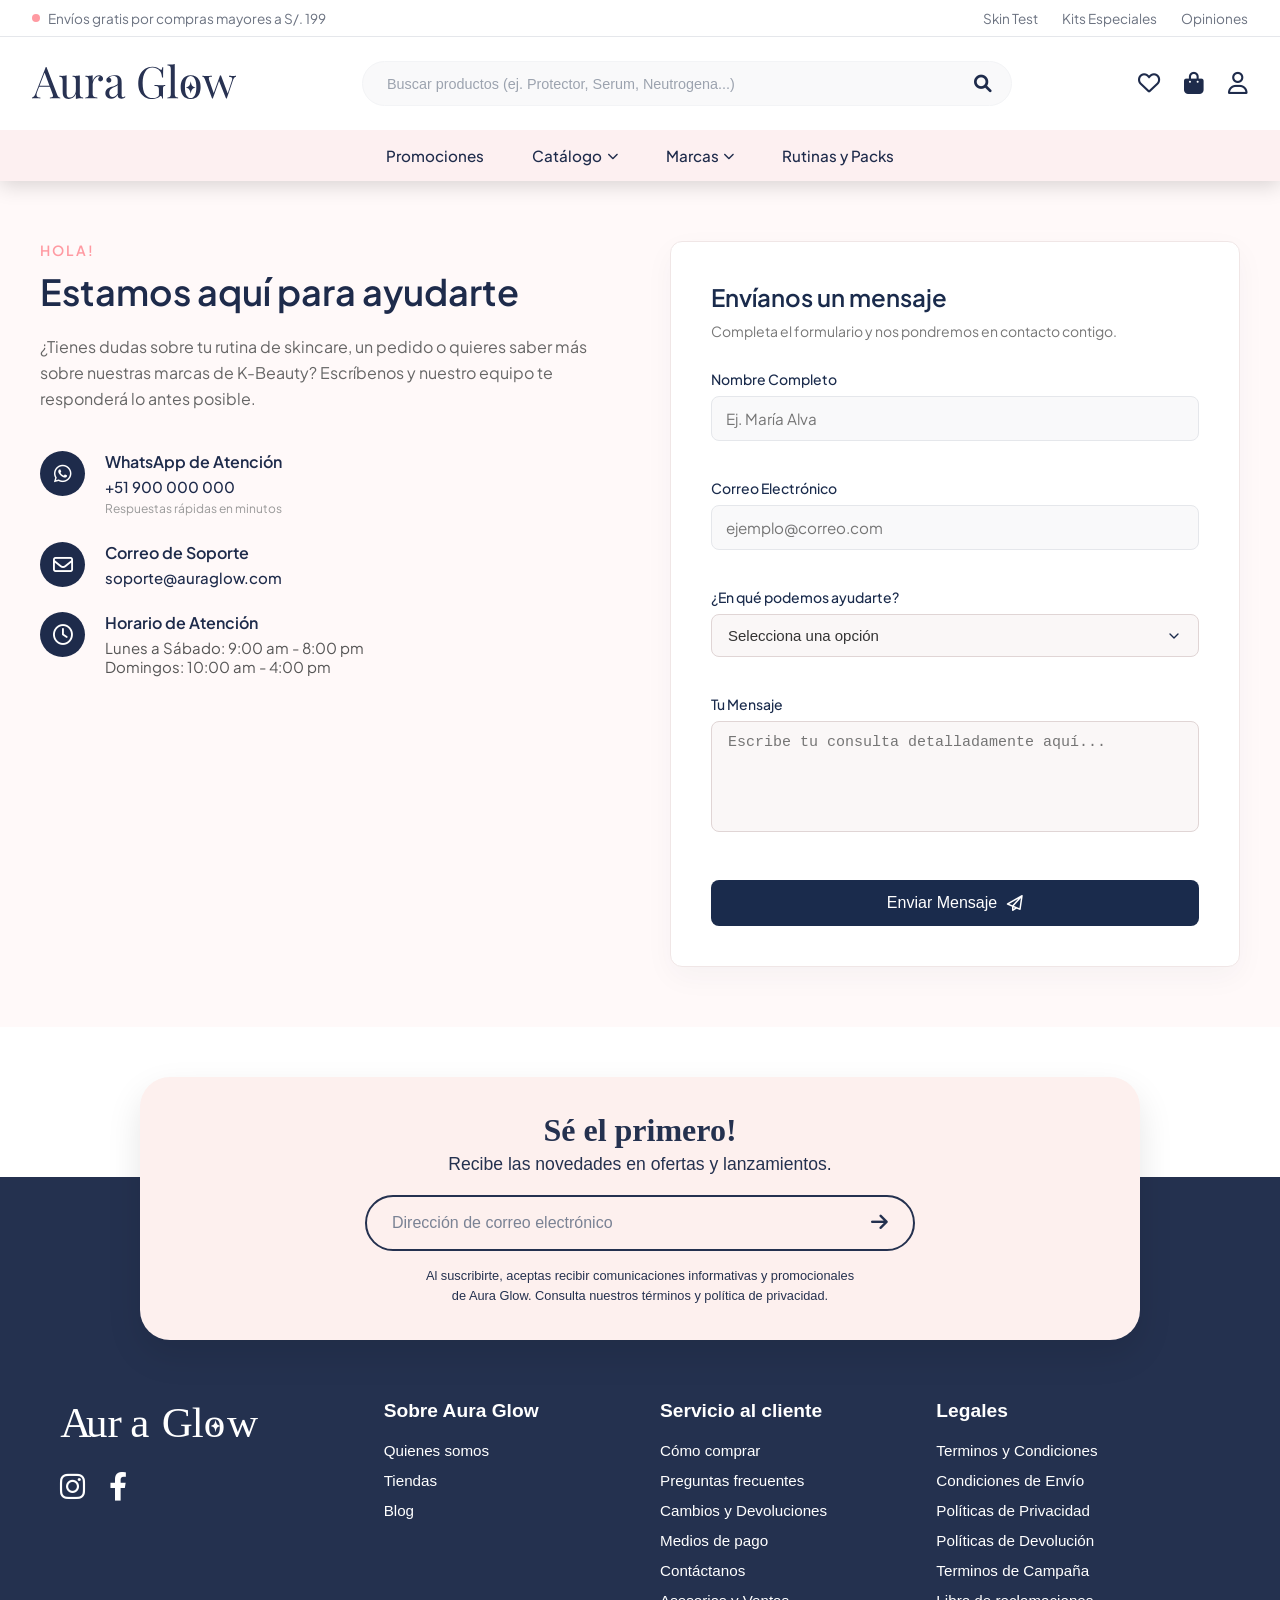
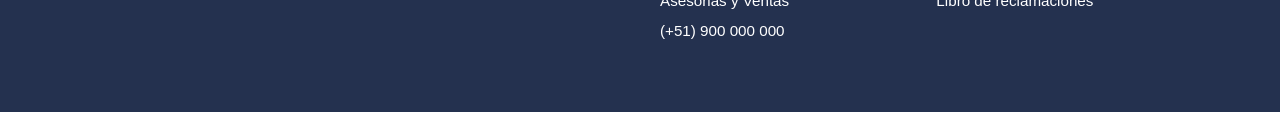
<file: contactanos.html>
<!DOCTYPE html>
<html lang="es">
<head>
    <meta charset="UTF-8">
    <meta name="viewport" content="width=device-width, initial-scale=1.0">
    <title>Aura Glow | Tienda Oficial</title>
    
    <link rel="stylesheet" href="style.css">
    <link rel="stylesheet" href="https://cdnjs.cloudflare.com/ajax/libs/font-awesome/6.4.0/css/all.min.css">
    <link rel="preconnect" href="https://fonts.googleapis.com">
    <link rel="preconnect" href="https://fonts.gstatic.com" crossorigin>
    <link href="https://fonts.googleapis.com/css2?family=Playfair+Display:ital,wght@0,400;0,700;1,400&family=Plus+Jakarta+Sans:wght@400;500;600&display=swap" rel="stylesheet">
</head>
<body>

    <header class="sitio-header">
        <div class="barra-superior">
            <div class="contenedor-anuncio">
                <div class="anuncio-texto">
                    <span class="punto-rosa"></span> Envíos gratis por compras mayores a S/. 199
                </div>
                <div class="anuncio-enlaces">
                    <a href="#test-seccion">Skin Test</a>
                    <a href="#">Kits Especiales</a>
                    <a href="#">Opiniones</a>
                </div>
            </div>
        </div>

        <div class="barra-principal">
            <div class="contenedor-principal">
                
                <div class="bloque-logo">
                    <a href="index.html" class="logo-enlace">
                        <img src="img/logo/AuraGlow_SVGLogo.svg" alt="Aura Glow" class="logo-svg">
                    </a>
                </div>

                <div class="bloque-buscador">
                    <form action="#" method="GET" class="formulario-busqueda">
                        <input type="text" placeholder="Buscar productos (ej. Protector, Serum, Neutrogena...)" class="input-busqueda">
                        <button type="submit" class="boton-busqueda">
                            <i class="fa-solid fa-magnifying-glass"></i>
                        </button>
                    </form>
                </div>

                <div class="bloque-iconos">
                    <button class="icono-accion" aria-label="Favoritos">
                        <i class="fa-regular fa-heart"></i>
                    </button>
                    <button class="icono-accion" aria-label="Carrito">
                        <i class="fa-solid fa-bag-shopping"></i>
                    </button>
                    <button class="icono-accion" id="btn-cuenta" aria-label="Cuenta">
                        <i class="fa-regular fa-user"></i>
                    </button>
                </div>
            </div>
        </div>

        <nav class="navegacion-categorias">
            <div class="contenedor-menu">
                <ul class="lista-menu">
                    
                    <li><a href="promociones.html" class="enlace-menu">Promociones</a></li>
                    
                    <li class="tiene-desplegable">
                        <a href="#" class="enlace-menu">Catálogo <i class="fa-solid fa-chevron-down flecha"></i></a>
                        
                        <div class="megamenu-desplegable">
                            <div class="grid-megamenu col-4">
                                <div class="columna-menu">
                                    <h3><a href="limpieza.html" style="color: inherit; text-decoration: none;">Limpieza</a></h3>
                                    <ul>
                                        <li><a href="limpieza.html">Limpiadores y Jabones</a></li>
                                        <li><a href="limpieza.html">Aguas Micelares y Tónicos</a></li>
                                        <li><a href="limpieza.html">Exfoliantes</a></li>
                                        <li><a href="limpieza.html">Desmaquillantes</a></li>
                                        <li><a href="limpieza.html">Accesorios Faciales y Corporales</a></li>
                                    </ul>
                                    
                                    <h3 class="espacio-arriba">Necesidad</h3>
                                    <ul>
                                        <li><a href="#">Antiedad</a></li>
                                        <li><a href="#">Antimanchas</a></li>
                                        <li><a href="#">Acné e Imperfecciones</a></li>
                                    </ul>
                                </div>
                                
                                <div class="columna-menu">
                                    <h3>Hidratación</h3>
                                    <ul>
                                        <li><a href="#">Cremas de Día</a></li>
                                        <li><a href="#">Cremas de Noche</a></li>
                                        <li><a href="#">Contorno de Ojos</a></li>
                                        <li><a href="#">Aguas Termales y Brumas</a></li>
                                        <li><a href="#">Bálsamos Labiales</a></li>
                                    </ul>
                                    
                                    <h3 class="espacio-arriba">Dermocosmética</h3>
                                    <h3 class="espacio-arriba">Productos Coreanos</h3>
                                </div>
                                
                                <div class="columna-menu">
                                    <h3>Protección Solar</h3>
                                    <ul>
                                        <li><a href="#">Facial</a></li>
                                        <li><a href="#">Corporal</a></li>
                                        <li><a href="#">Autobronceadores</a></li>
                                    </ul>
                                </div>
                                
                                <div class="columna-menu">
                                    <h3>Tratamiento</h3>
                                    <ul>
                                        <li><a href="#">Serums y Ampollas</a></li>
                                        <li><a href="#">Mascarillas</a></li>
                                    </ul>
                                </div>
                            </div>
                        </div>
                    </li>
                    
                    <li class="tiene-desplegable">
                        <a href="#" class="enlace-menu">Marcas <i class="fa-solid fa-chevron-down flecha"></i></a>
                        
                        <div class="megamenu-desplegable">
                            <div class="grid-megamenu col-3 max-ancho-marcas">
                                <div class="columna-menu">
                                    <h3>K-Beauty</h3>
                                    <ul>
                                        <li><a href="#">Laneige</a></li>
                                        <li><a href="#">Tocobo</a></li>
                                        <li><a href="#">Skin1004</a></li>
                                        <li><a href="#">I'm From</a></li>
                                    </ul>
                                </div>
                                
                                <div class="columna-menu">
                                    <h3>Dermatológicas</h3>
                                    <ul>
                                        <li><a href="#">La Roche Posay</a></li>
                                        <li><a href="#">Bioderma</a></li>
                                        <li><a href="#">ISDIN</a></li>
                                        <li><a href="#">CeraVe</a></li>
                                    </ul>
                                </div>
                                
                                <div class="columna-menu">
                                    <h3>Clínicas & Globales</h3>
                                    <ul>
                                        <li><a href="#">Neutrogena</a></li>
                                        <li><a href="#">Sesderma</a></li>
                                        <li><a href="#">The Ordinary</a></li>
                                        <li><a href="#">Summer Fridays</a></li>
                                    </ul>
                                </div>
                            </div>
                        </div>
                    </li>
                    
                    <li><a href="#" class="enlace-menu">Rutinas y Packs</a></li>
                </ul>
            </div>
        </nav>
    </header>

    <main class="contenedor-contacto-principal">
    <section class="seccion-contacto">
        <div class="contacto-grid">
            
            <div class="contacto-info animate-fade-in">
                <span class="subtitulo-marca">Hola!</span>
                <h2>Estamos aquí para ayudarte</h2>
                <p class="descripcion-contacto">¿Tienes dudas sobre tu rutina de skincare, un pedido o quieres saber más sobre nuestras marcas de K-Beauty? Escríbenos y nuestro equipo te responderá lo antes posible.</p>
                
                <div class="bloques-atencion">
                    <div class="tarjeta-atencion">
                        <div class="icono-atencion"><i class="fa-brands fa-whatsapp"></i></div>
                        <div class="texto-atencion">
                            <h3>WhatsApp de Atención</h3>
                            <p><a href="#" class="enlace-contacto-accion">+51 900 000 000</a></p>
                            <span>Respuestas rápidas en minutos</span>
                        </div>
                    </div>

                    <div class="tarjeta-atencion">
                        <div class="icono-atencion"><i class="fa-regular fa-envelope"></i></div>
                        <div class="texto-atencion">
                            <h3>Correo de Soporte</h3>
                            <p><a href="mailto:soporte@auraglow.com" class="enlace-contacto-accion">soporte@auraglow.com</a></p>
                        </div>
                    </div>

                    <div class="tarjeta-atencion">
                        <div class="icono-atencion"><i class="fa-regular fa-clock"></i></div>
                        <div class="texto-atencion">
                            <h3>Horario de Atención</h3>
                            <p>Lunes a Sábado: 9:00 am - 8:00 pm</p>
                            <p>Domingos: 10:00 am - 4:00 pm</p>
                        </div>
                    </div>
                </div>
            </div>

            <div class="contacto-formulario animate-slide-up">
                <h3>Envíanos un mensaje</h3>
                <p>Completa el formulario y nos pondremos en contacto contigo.</p>
                
                <form action="#" method="POST" class="form-body">
                    <div class="grupo-input">
                        <label for="nombre">Nombre Completo</label>
                        <input type="text" id="nombre" name="nombre" placeholder="Ej. María Alva" required class="input-contacto">
                    </div>

                    <div class="grupo-input">
                        <label for="correo">Correo Electrónico</label>
                        <input type="email" id="correo" name="correo" placeholder="ejemplo@correo.com" required class="input-contacto">
                    </div>

                    <div class="grupo-input">
                        <label for="asunto">¿En qué podemos ayudarte?</label>
                        <select id="asunto" name="asunto" class="input-contacto select-contacto" required>
                            <option value="" disabled selected>Selecciona una opción</option>
                            <option value="pedido">Estado de mi pedido / Envío</option>
                            <option value="rutina">Asesoría de rutina Skincare</option>
                            <option value="marcas">Consulta sobre productos o marcas</option>
                            <option value="otro">Otro motivo</option>
                        </select>
                    </div>

                    <div class="grupo-input">
                        <label for="mensaje">Tu Mensaje</label>
                        <textarea id="mensaje" name="mensaje" rows="5" placeholder="Escribe tu consulta detalladamente aquí..." required class="input-contacto textarea-contacto"></textarea>
                    </div>

                    <button type="submit" class="boton-enviar-contacto">
                        <span>Enviar Mensaje</span>
                        <i class="fa-regular fa-paper-plane"></i>
                    </button>
                </form>
            </div>

        </div>
    </section>
</main>

<!-- PIE DE PÁGINA (FOOTER) -->
<footer class="main-footer">
    <!-- Caja Flotante de Suscripción -->
    <div class="footer-newsletter">
        <h2>Sé el primero!</h2>
        <p class="newsletter-subtitle">Recibe las novedades en ofertas y lanzamientos.</p>
        
        <form id="newsletter-form" class="newsletter-form">
            <div class="input-group">
                <input type="email" id="newsletter-email" placeholder="Dirección de correo electrónico" required>
                <button type="submit" aria-label="Enviar"><i class="fas fa-arrow-right"></i></button>
            </div>
        </form>
        <!-- Mensaje de éxito oculto por defecto -->
        <p id="newsletter-message" class="newsletter-success-msg"></p>
        
        <p class="newsletter-legal">
            Al suscribirte, aceptas recibir comunicaciones informativas y promocionales <br>
            de Aura Glow. Consulta nuestros términos y política de privacidad.
        </p>
    </div>

    <!-- Contenido Principal del Footer -->
<div class="footer-container">
    <!-- Columna Marca y Redes -->
    <div class="footer-brand-col">
        <a href="index.html" class="footer-logo-link" aria-label="Ir a la página de inicio">
            <div class="footer-logo-svg">
                <img src="img/logo/Logo_enBlanco.svg" alt="Aura Glow" class="logo-footer-img">
            </div>
        </a>
            <div class="footer-socials">
                <a href="#" aria-label="Instagram"><i class="fab fa-instagram"></i></a>
                <a href="#" aria-label="Facebook"><i class="fab fa-facebook-f"></i></a>
            </div>
        </div>

        <!-- Columna 1: Enlaces -->
        <div class="footer-links-col">
            <h3>Sobre Aura Glow</h3>
            <ul>
                <!-- Este enlace nos llevará a la nueva página que crearemos -->
                <li><a href="quienes-somos.html">Quienes somos</a></li>
                <li><a href="#">Tiendas</a></li>
                <li><a href="#">Blog</a></li>
            </ul>
        </div>

        <!-- Columna 2: Enlaces -->
        <div class="footer-links-col">
            <h3>Servicio al cliente</h3>
            <ul>
                <li><a href="#">Cómo comprar</a></li>
                <li><a href="#">Preguntas frecuentes</a></li>
                <li><a href="#">Cambios y Devoluciones</a></li>
                <li><a href="#">Medios de pago</a></li>
                <li><a href="Contactanos.html">Contáctanos</a></li>
                <li><a href="#">Asesorias y Ventas</a></li>
                <li><a href="#">(+51) 900 000 000</a></li>
            </ul>
        </div>

        <!-- Columna 3: Enlaces -->
        <div class="footer-links-col">
            <h3>Legales</h3>
            <ul>
                <li><a href="#">Terminos y Condiciones</a></li>
                <li><a href="#">Condiciones de Envío</a></li>
                <li><a href="#">Políticas de Privacidad</a></li>
                <li><a href="#">Políticas de Devolución</a></li>
                <li><a href="#">Terminos de Campaña</a></li>
                <li><a href="#">Libro de reclamaciones</a></li>
            </ul>
        </div>
    </div>
</footer>

<!-- sirve para que carguen los iconos de redes sociales y flechas -->
<link rel="stylesheet" href="https://cdnjs.cloudflare.com/ajax/libs/font-awesome/6.0.0/css/all.min.css">

<div class="modal-cuenta-overlay" id="modalCuenta">
    <div class="modal-cuenta-contenedor">
        <button class="modal-cuenta-cerrar" id="btn-cerrar-modal">&times;</button>
        
        <div class="modal-cuenta-contenido" id="vista-login">
            <h2>Iniciar Sesión</h2>
            <p>Ingresa a tu cuenta de Aura Glow</p>
            
            <form action="#" class="form-ajax-demo" id="form-login">
                <div class="grupo-input">
                    <label for="login-email">Correo electrónico *</label>
                    <input type="email" id="login-email" placeholder="ejemplo@correo.com" required>
                </div>
                
                <div class="grupo-input">
                    <label for="login-password">Contraseña *</label>
                    <input type="password" id="login-password" placeholder="Ingresa tu contraseña" required>
                </div>
                
                <div class="opciones-recuperar">
                    <a href="#">¿Olvidaste tu contraseña?</a>
                </div>
                
                <button type="button" class="btn-iniciar-sesion">INGRESAR</button>
            </form>
            
            <div class="modal-cuenta-pie">
                <span>¿No tienes una cuenta?</span>
                <a href="#" class="enlace-cambio-vista" id="ir-a-registro">Regístrate aquí</a>
            </div>
        </div>

        <div class="modal-cuenta-contenido d-none" id="vista-registro">
            <h2>Crear Cuenta</h2>
            <p>Regístrate para una experiencia personalizada</p>
            
            <form action="#" class="form-ajax-demo" id="form-registro">
                <div class="grupo-input">
                    <label for="reg-nombre">Nombre *</label>
                    <input type="text" id="reg-nombre" placeholder="Tu primer nombre" required>
                </div>

                <div class="grupo-input">
                    <label for="reg-apellido">Apellidos *</label>
                    <input type="text" id="reg-apellido" placeholder="Tus dos apellidos" required>
                </div>

                <div class="grid-inputs-mitad">
                    <div class="grupo-input">
                        <label for="reg-dni">DNI *</label>
                        <input type="text" id="reg-dni" placeholder="8 dígitos" maxlength="8" pattern="[0-9]{8}" required>
                    </div>
                    <div class="grupo-input">
                        <label for="reg-nacimiento">F. Nacimiento *</label>
                        <input type="date" id="reg-nacimiento" required>
                    </div>
                </div>

                <div class="grupo-input">
                    <label for="reg-email">Correo electrónico *</label>
                    <input type="email" id="reg-email" placeholder="ejemplo@correo.com" required>
                </div>
                
                <div class="grupo-input">
                    <label for="reg-password">Contraseña *</label>
                    <input type="password" id="reg-password" placeholder="Crea una contraseña segura" required>
                </div>
                
                <button type="button" class="btn-iniciar-sesion">REGISTRARME</button>
            </form>
            
            <div class="modal-cuenta-pie">
                <span>¿Ya tienes cuenta?</span>
                <a href="#" class="enlace-cambio-vista" id="ir-a-login">Inicia sesión aquí</a>
            </div>
        </div>

    </div>
</div>

<script src="nav.js"></script>
</body>
</html>
</file>
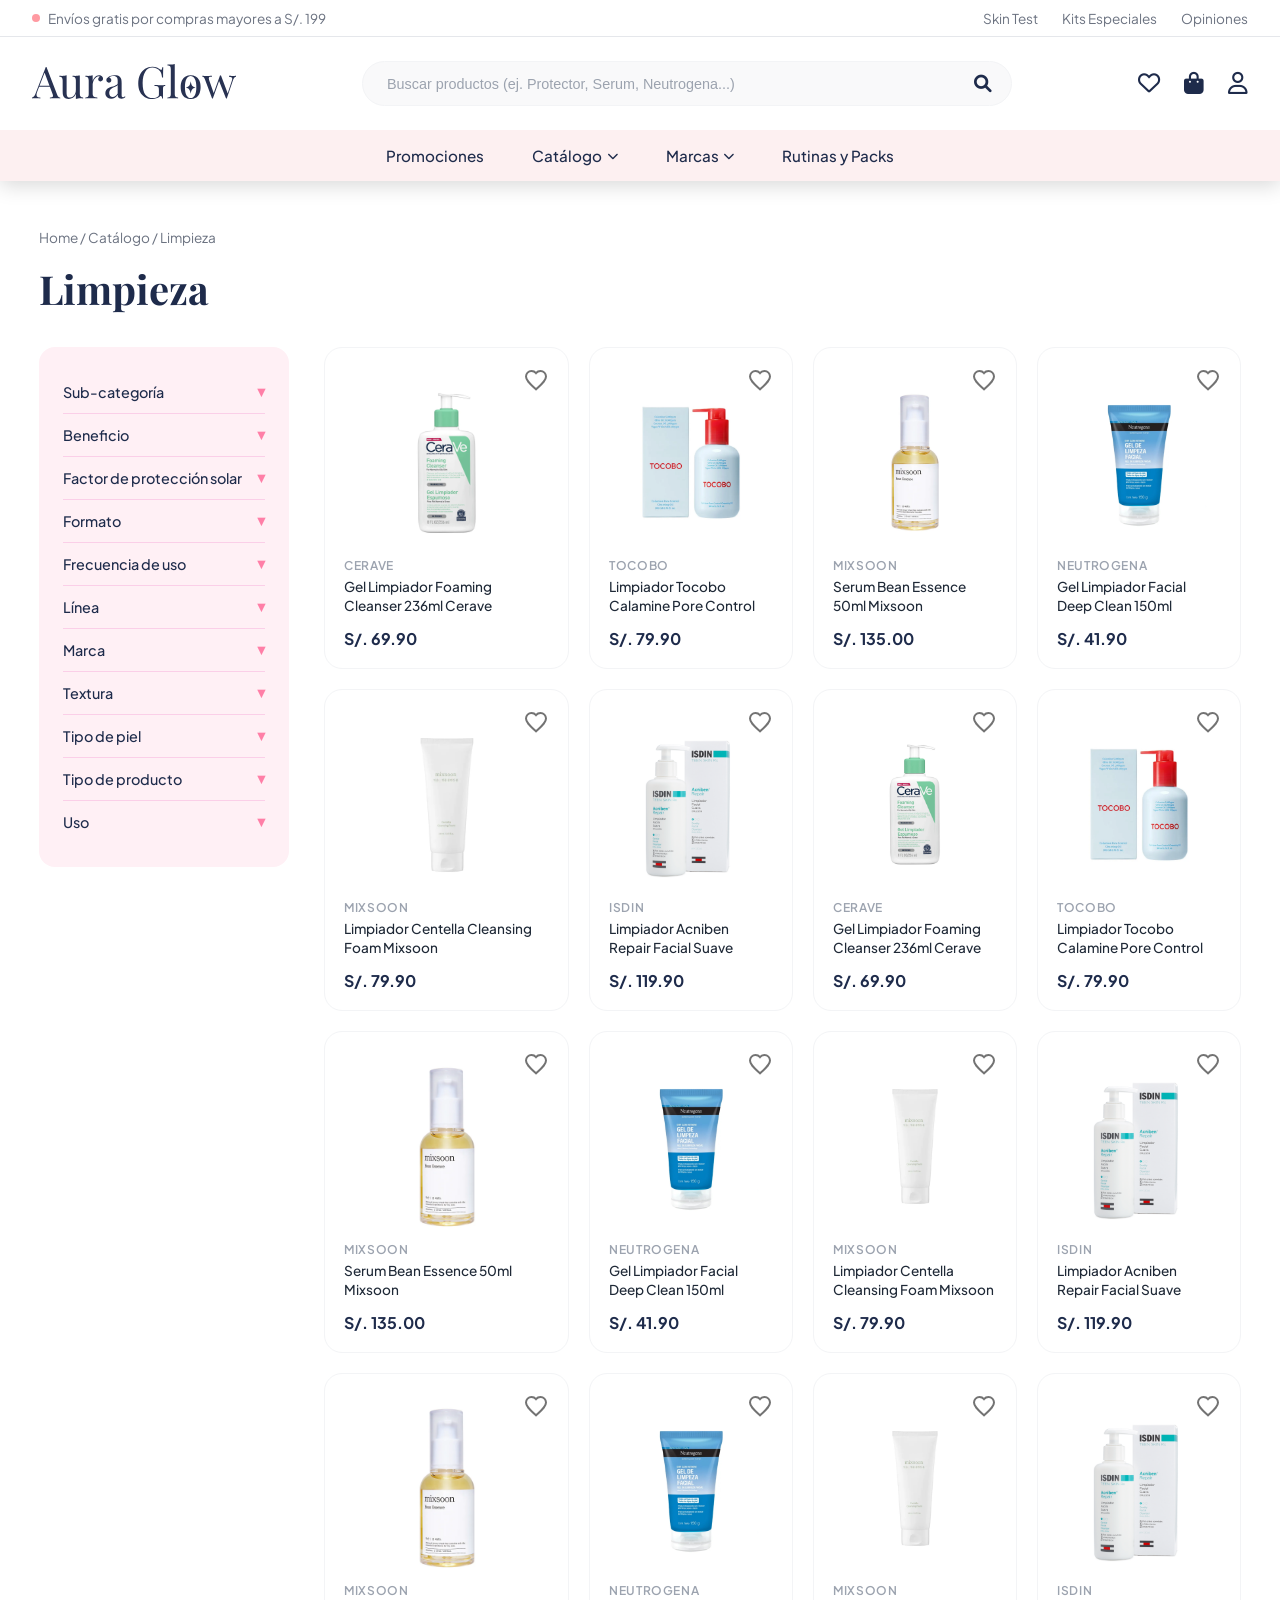
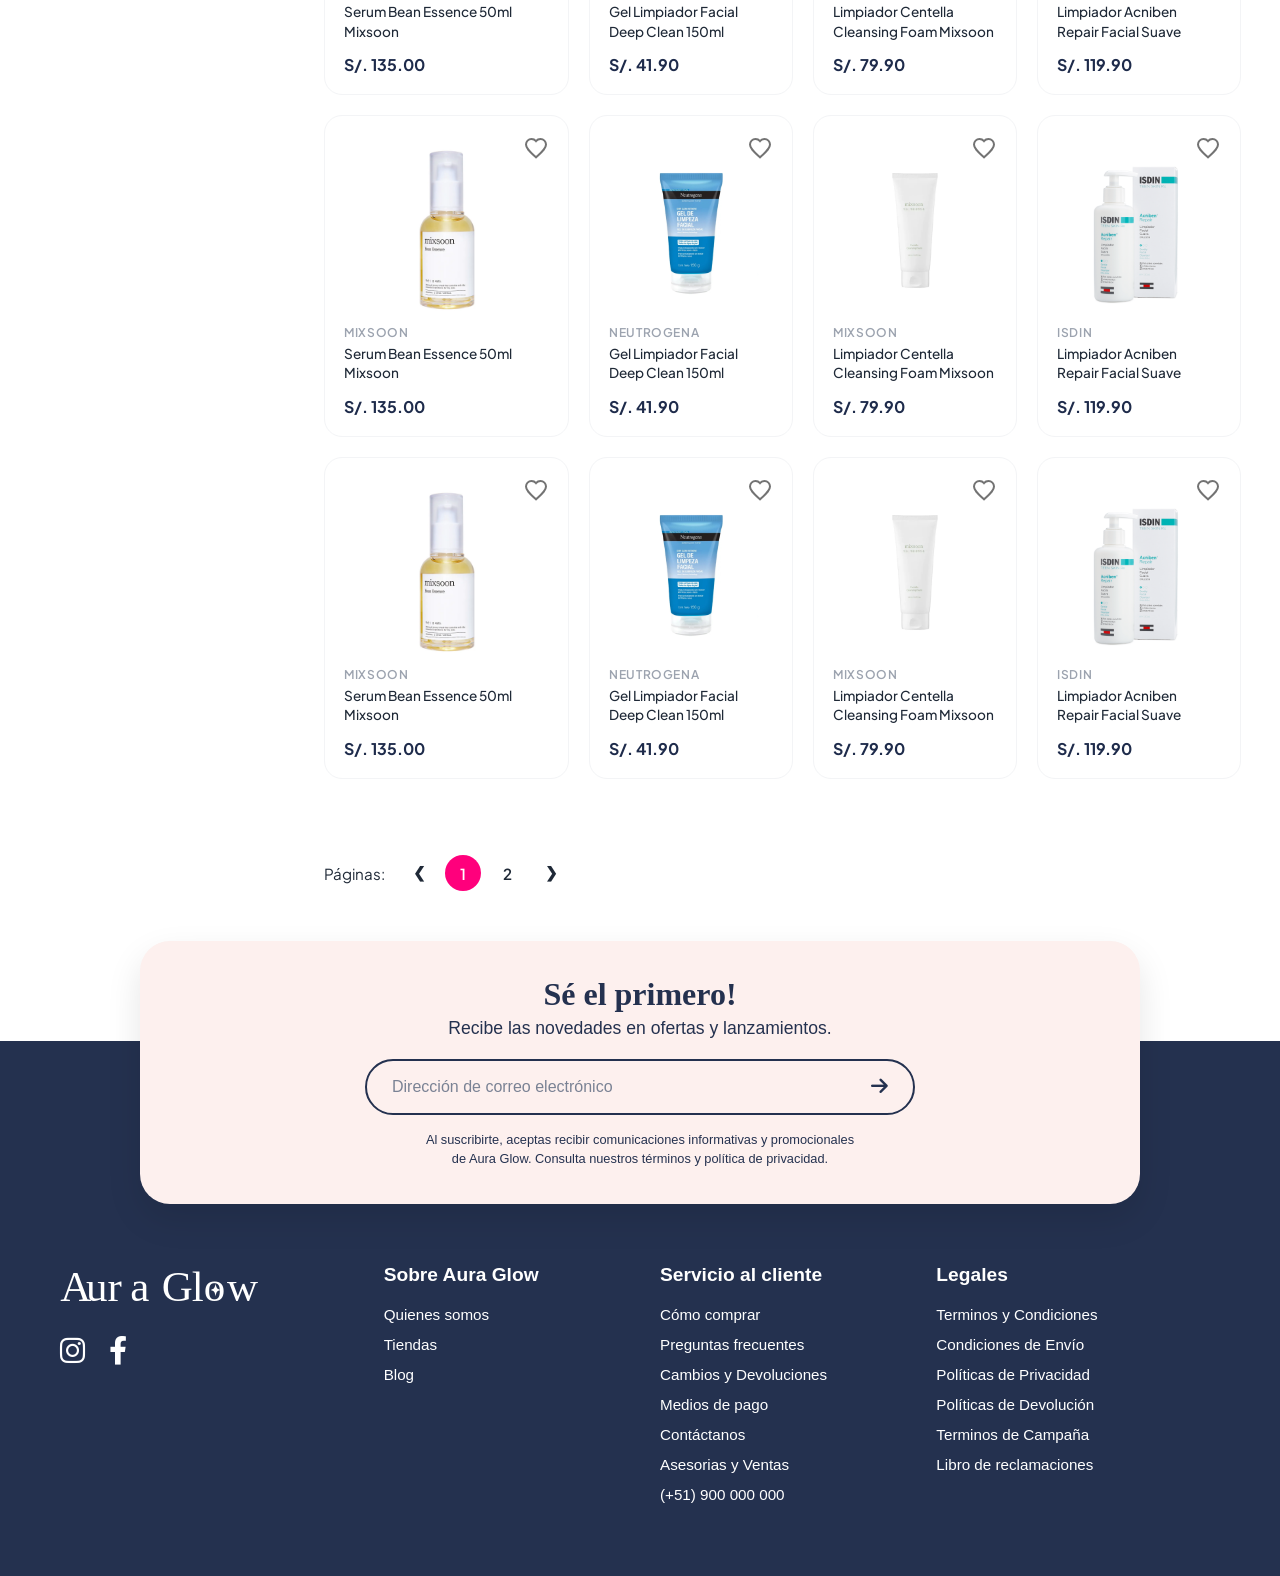
<file: limpieza.html>
<!DOCTYPE html>
<html lang="es">
<head>
    <meta charset="UTF-8">
    <meta name="viewport" content="width=device-width, initial-scale=1.0">
    <title>Limpieza - Aura Glow</title>
    <link rel="stylesheet" href="style.css">
    <link rel="stylesheet" href="https://cdnjs.cloudflare.com/ajax/libs/font-awesome/6.4.0/css/all.min.css">
    <link rel="preconnect" href="https://fonts.googleapis.com">
    <link rel="preconnect" href="https://fonts.gstatic.com" crossorigin>
    <link href="https://fonts.googleapis.com/css2?family=Playfair+Display:ital,wght@0,400;0,700;1,400&family=Plus+Jakarta+Sans:wght@400;500;600&display=swap" rel="stylesheet">
</head>
<body>

    <header class="sitio-header">
        <div class="barra-superior">
            <div class="contenedor-anuncio">
                <div class="anuncio-texto">
                    <span class="punto-rosa"></span> Envíos gratis por compras mayores a S/. 199
                </div>
                <div class="anuncio-enlaces">
                    <a href="#test-seccion">Skin Test</a>
                    <a href="#">Kits Especiales</a>
                    <a href="#">Opiniones</a>
                </div>
            </div>
        </div>

        <div class="barra-principal">
            <div class="contenedor-principal">
                
                <div class="bloque-logo">
                    <a href="index.html" class="logo-enlace">
                        <img src="img/logo/AuraGlow_SVGLogo.svg" alt="Aura Glow" class="logo-svg">
                    </a>
                </div>

                <div class="bloque-buscador">
                    <form action="#" method="GET" class="formulario-busqueda">
                        <input type="text" placeholder="Buscar productos (ej. Protector, Serum, Neutrogena...)" class="input-busqueda">
                        <button type="submit" class="boton-busqueda">
                            <i class="fa-solid fa-magnifying-glass"></i>
                        </button>
                    </form>
                </div>

                <div class="bloque-iconos">
                    <button class="icono-accion" aria-label="Favoritos">
                        <i class="fa-regular fa-heart"></i>
                    </button>
                    <button class="icono-accion" aria-label="Carrito">
                        <i class="fa-solid fa-bag-shopping"></i>
                    </button>
                    <button class="icono-accion" aria-label="Cuenta">
                        <i class="fa-regular fa-user"></i>
                    </button>
                </div>
            </div>
        </div>

        <nav class="navegacion-categorias">
            <div class="contenedor-menu">
                <ul class="lista-menu">
                    
                    <li><a href="#" class="enlace-menu">Promociones</a></li>
                    
                    <li class="tiene-desplegable">
                        <a href="#" class="enlace-menu">Catálogo <i class="fa-solid fa-chevron-down flecha"></i></a>
                        
                        <div class="megamenu-desplegable">
                            <div class="grid-megamenu col-4">
                                <div class="columna-menu">
                                    <h3><a href="limpieza.html" style="color: inherit; text-decoration: none;">Limpieza</a></h3>
                                    <ul>
                                        <li><a href="limpieza.html">Limpiadores y Jabones</a></li>
                                        <li><a href="limpieza.html">Aguas Micelares y Tónicos</a></li>
                                        <li><a href="limpieza.html">Exfoliantes</a></li>
                                        <li><a href="limpieza.html">Desmaquillantes</a></li>
                                        <li><a href="limpieza.html">Accesorios Faciales y Corporales</a></li>
                                    </ul>
                                    
                                    <h3 class="espacio-arriba">Necesidad</h3>
                                    <ul>
                                        <li><a href="#">Antiedad</a></li>
                                        <li><a href="#">Antimanchas</a></li>
                                        <li><a href="#">Acné e Imperfecciones</a></li>
                                    </ul>
                                </div>
                                
                                <div class="columna-menu">
                                    <h3>Hidratación</h3>
                                    <ul>
                                        <li><a href="#">Cremas de Día</a></li>
                                        <li><a href="#">Cremas de Noche</a></li>
                                        <li><a href="#">Contorno de Ojos</a></li>
                                        <li><a href="#">Aguas Termales y Brumas</a></li>
                                        <li><a href="#">Bálsamos Labiales</a></li>
                                    </ul>
                                    
                                    <h3 class="espacio-arriba">Dermocosmética</h3>
                                    <h3 class="espacio-arriba">Productos Coreanos</h3>
                                </div>
                                
                                <div class="columna-menu">
                                    <h3>Protección Solar</h3>
                                    <ul>
                                        <li><a href="#">Facial</a></li>
                                        <li><a href="#">Corporal</a></li>
                                        <li><a href="#">Autobronceadores</a></li>
                                    </ul>
                                </div>
                                
                                <div class="columna-menu">
                                    <h3>Tratamiento</h3>
                                    <ul>
                                        <li><a href="#">Serums y Ampollas</a></li>
                                        <li><a href="#">Mascarillas</a></li>
                                    </ul>
                                </div>
                            </div>
                        </div>
                    </li>
                    
                    <li class="tiene-desplegable">
                        <a href="#" class="enlace-menu">Marcas <i class="fa-solid fa-chevron-down flecha"></i></a>
                        
                        <div class="megamenu-desplegable">
                            <div class="grid-megamenu col-3 max-ancho-marcas">
                                <div class="columna-menu">
                                    <h3>K-Beauty</h3>
                                    <ul>
                                        <li><a href="#">Laneige</a></li>
                                        <li><a href="#">Tocobo</a></li>
                                        <li><a href="#">Skin1004</a></li>
                                        <li><a href="#">I'm From</a></li>
                                    </ul>
                                </div>
                                
                                <div class="columna-menu">
                                    <h3>Dermatológicas</h3>
                                    <ul>
                                        <li><a href="#">La Roche Posay</a></li>
                                        <li><a href="#">Bioderma</a></li>
                                        <li><a href="#">ISDIN</a></li>
                                        <li><a href="#">CeraVe</a></li>
                                    </ul>
                                </div>
                                
                                <div class="columna-menu">
                                    <h3>Clínicas & Globales</h3>
                                    <ul>
                                        <li><a href="#">Neutrogena</a></li>
                                        <li><a href="#">Sesderma</a></li>
                                        <li><a href="#">The Ordinary</a></li>
                                        <li><a href="#">Summer Fridays</a></li>
                                    </ul>
                                </div>
                            </div>
                        </div>
                    </li>
                    
                    <li><a href="#" class="enlace-menu">Rutinas y Packs</a></li>
                </ul>
            </div>
        </nav>
    </header>

    <main class="catalogo-container">
        
        <nav class="breadcrumbs">
            <a href="index.html">Home</a> / <a href="#">Catálogo</a> / <span>Limpieza</span>
        </nav>

        <h1 class="titulo-categoria">Limpieza</h1>

        <div class="catalogo-layout">
            
            <aside class="sidebar-filtros">
                <div class="item-filtro">
                    <div class="filtro-cabecera"><span>Sub-categoría</span> <i>▼</i></div>
                </div>
                <div class="item-filtro">
                    <div class="filtro-cabecera"><span>Beneficio</span> <i>▼</i></div>
                </div>
                <div class="item-filtro">
                    <div class="filtro-cabecera"><span>Factor de protección solar</span> <i>▼</i></div>
                </div>
                <div class="item-filtro">
                    <div class="filtro-cabecera"><span>Formato</span> <i>▼</i></div>
                </div>
                <div class="item-filtro">
                    <div class="filtro-cabecera"><span>Frecuencia de uso</span> <i>▼</i></div>
                </div>
                <div class="item-filtro">
                    <div class="filtro-cabecera"><span>Línea</span> <i>▼</i></div>
                </div>
                <div class="item-filtro">
                    <div class="filtro-cabecera"><span>Marca</span> <i>▼</i></div>
                </div>
                <div class="item-filtro">
                    <div class="filtro-cabecera"><span>Textura</span> <i>▼</i></div>
                </div>
                <div class="item-filtro">
                    <div class="filtro-cabecera"><span>Tipo de piel</span> <i>▼</i></div>
                </div>
                <div class="item-filtro">
                    <div class="filtro-cabecera"><span>Tipo de producto</span> <i>▼</i></div>
                </div>
                <div class="item-filtro">
                    <div class="filtro-cabecera"><span>Uso</span> <i>▼</i></div>
                </div>
            </aside>

            <div class="productos-wrapper">
                
                <div class="grid-productos">
                    
                    <div class="producto-card-catalogo">
                        <button class="btn-wishlist-catalogo">
                            <svg class="heart-icon-catalogo" viewBox="0 0 24 24"><path d="M12 21.35l-1.45-1.32C5.4 15.36 2 12.28 2 8.5 2 5.42 4.42 3 7.5 3c1.74 0 3.41.81 4.5 2.09C13.09 3.81 14.76 3 16.5 3 19.58 3 22 5.42 22 8.5c0 3.78-3.4 6.86-8.55 11.54L12 21.35z"/></svg>
                        </button>
                        <div class="prod-img-box-catalogo">
                            <img src="img/limpieza/cerave_gel_limpiador_2366ml_verde.jpg" alt="CeraVe Gel Limpiador">
                            <button class="btn-anadir-catalogo">
                                <svg viewBox="0 0 24 24" width="16" height="16"><path fill="currentColor" d="M7 18c-1.1 0-1.99.9-1.99 2S5.9 22 7 22s2-.9 2-2-.9-2-2-2zM1 2v2h2l3.6 7.59-1.35 2.45c-.16.28-.25.61-.25.96 0 1.1.9 2 2 2h12v-2H7.42c-.14 0-.25-.11-.25-.25l.03-.12.9-1.63h7.45c.75 0 1.41-.41 1.75-1.03l3.58-6.49c.08-.14.12-.31.12-.48 0-.55-.45-1-1-1H5.21l-.94-2H1zm16 16c-1.1 0-1.99.9-1.99 2s.89 2 1.99 2 2-.9 2-2-.9-2-2-2z"/></svg>
                                <span>Añadir</span>
                            </button>
                        </div>
                        <div class="prod-info-catalogo">
                            <span class="prod-marca-catalogo">Cerave</span>
                            <h3 class="prod-titulo-catalogo">Gel Limpiador Foaming Cleanser 236ml Cerave</h3>
                            <div class="prod-precios-catalogo">
                                <span class="precio-actual-catalogo">S/. 69.90</span>
                            </div>
                        </div>
                    </div>

                    <div class="producto-card-catalogo">
                        <button class="btn-wishlist-catalogo"><svg class="heart-icon-catalogo" viewBox="0 0 24 24"><path d="M12 21.35l-1.45-1.32C5.4 15.36 2 12.28 2 8.5 2 5.42 4.42 3 7.5 3c1.74 0 3.41.81 4.5 2.09C13.09 3.81 14.76 3 16.5 3 19.58 3 22 5.42 22 8.5c0 3.78-3.4 6.86-8.55 11.54L12 21.35z"/></svg></button>
                        <div class="prod-img-box-catalogo">
                            <img src="img/limpieza/tocobo_limpidorr.webp" alt="Tocobo Limpiador">
                            <button class="btn-anadir-catalogo"><svg viewBox="0 0 24 24" width="16" height="16"><path fill="currentColor" d="M7 18c-1.1 0-1.99.9-1.99 2S5.9 22 7 22s2-.9 2-2-.9-2-2-2zM1 2v2h2l3.6 7.59-1.35 2.45c-.16.28-.25.61-.25.96 0 1.1.9 2 2 2h12v-2H7.42c-.14 0-.25-.11-.25-.25l.03-.12.9-1.63h7.45c.75 0 1.41-.41 1.75-1.03l3.58-6.49c.08-.14.12-.31.12-.48 0-.55-.45-1-1-1H5.21l-.94-2H1zm16 16c-1.1 0-1.99.9-1.99 2s.89 2 1.99 2 2-.9 2-2-.9-2-2-2z"/></svg><span>Añadir</span></button>
                        </div>
                        <div class="prod-info-catalogo">
                            <span class="prod-marca-catalogo">Tocobo</span>
                            <h3 class="prod-titulo-catalogo">Limpiador Tocobo Calamine Pore Control Cleansing Oil 200ml</h3>
                            <div class="prod-precios-catalogo"><span class="precio-actual-catalogo">S/. 79.90</span></div>
                        </div>
                    </div>

                    <div class="producto-card-catalogo">
                        <button class="btn-wishlist-catalogo"><svg class="heart-icon-catalogo" viewBox="0 0 24 24"><path d="M12 21.35l-1.45-1.32C5.4 15.36 2 12.28 2 8.5 2 5.42 4.42 3 7.5 3c1.74 0 3.41.81 4.5 2.09C13.09 3.81 14.76 3 16.5 3 19.58 3 22 5.42 22 8.5c0 3.78-3.4 6.86-8.55 11.54L12 21.35z"/></svg></button>
                        <div class="prod-img-box-catalogo">
                            <img src="img/limpieza/mixsoon_serum_bean.webp" alt="Mixsoon Essence">
                            <button class="btn-anadir-catalogo"><svg viewBox="0 0 24 24" width="16" height="16"><path fill="currentColor" d="M7 18c-1.1 0-1.99.9-1.99 2S5.9 22 7 22s2-.9 2-2-.9-2-2-2zM1 2v2h2l3.6 7.59-1.35 2.45c-.16.28-.25.61-.25.96 0 1.1.9 2 2 2h12v-2H7.42c-.14 0-.25-.11-.25-.25l.03-.12.9-1.63h7.45c.75 0 1.41-.41 1.75-1.03l3.58-6.49c.08-.14.12-.31.12-.48 0-.55-.45-1-1-1H5.21l-.94-2H1zm16 16c-1.1 0-1.99.9-1.99 2s.89 2 1.99 2 2-.9 2-2-.9-2-2-2z"/></svg><span>Añadir</span></button>
                        </div>
                        <div class="prod-info-catalogo">
                            <span class="prod-marca-catalogo">Mixsoon</span>
                            <h3 class="prod-titulo-catalogo">Serum Bean Essence 50ml Mixsoon</h3>
                            <div class="prod-precios-catalogo"><span class="precio-actual-catalogo">S/. 135.00</span></div>
                        </div>
                    </div>

                    <div class="producto-card-catalogo">
                        <button class="btn-wishlist-catalogo"><svg class="heart-icon-catalogo" viewBox="0 0 24 24"><path d="M12 21.35l-1.45-1.32C5.4 15.36 2 12.28 2 8.5 2 5.42 4.42 3 7.5 3c1.74 0 3.41.81 4.5 2.09C13.09 3.81 14.76 3 16.5 3 19.58 3 22 5.42 22 8.5c0 3.78-3.4 6.86-8.55 11.54L12 21.35z"/></svg></button>
                        <div class="prod-img-box-catalogo">
                            <img src="img/limpieza/Neutrogena_gel_de_limpieza_facial.jpg" alt="Neutrogena">
                            <button class="btn-anadir-catalogo"><svg viewBox="0 0 24 24" width="16" height="16"><path fill="currentColor" d="M7 18c-1.1 0-1.99.9-1.99 2S5.9 22 7 22s2-.9 2-2-.9-2-2-2zM1 2v2h2l3.6 7.59-1.35 2.45c-.16.28-.25.61-.25.96 0 1.1.9 2 2 2h12v-2H7.42c-.14 0-.25-.11-.25-.25l.03-.12.9-1.63h7.45c.75 0 1.41-.41 1.75-1.03l3.58-6.49c.08-.14.12-.31.12-.48 0-.55-.45-1-1-1H5.21l-.94-2H1zm16 16c-1.1 0-1.99.9-1.99 2s.89 2 1.99 2 2-.9 2-2-.9-2-2-2z"/></svg><span>Añadir</span></button>
                        </div>
                        <div class="prod-info-catalogo">
                            <span class="prod-marca-catalogo">Neutrogena</span>
                            <h3 class="prod-titulo-catalogo">Gel Limpiador Facial Deep Clean 150ml Neutrogena</h3>
                            <div class="prod-precios-catalogo"><span class="precio-actual-catalogo">S/. 41.90</span></div>
                        </div>
                    </div>

                    <div class="producto-card-catalogo">
                        <button class="btn-wishlist-catalogo"><svg class="heart-icon-catalogo" viewBox="0 0 24 24"><path d="M12 21.35l-1.45-1.32C5.4 15.36 2 12.28 2 8.5 2 5.42 4.42 3 7.5 3c1.74 0 3.41.81 4.5 2.09C13.09 3.81 14.76 3 16.5 3 19.58 3 22 5.42 22 8.5c0 3.78-3.4 6.86-8.55 11.54L12 21.35z"/></svg></button>
                        <div class="prod-img-box-catalogo">
                            <img src="img/limpieza/Limpiador_Centella_Cleansing_Foam_Mixsoon.webp" alt="Mixsoon">
                            <button class="btn-anadir-catalogo"><svg viewBox="0 0 24 24" width="16" height="16"><path fill="currentColor" d="M7 18c-1.1 0-1.99.9-1.99 2S5.9 22 7 22s2-.9 2-2-.9-2-2-2zM1 2v2h2l3.6 7.59-1.35 2.45c-.16.28-.25.61-.25.96 0 1.1.9 2 2 2h12v-2H7.42c-.14 0-.25-.11-.25-.25l.03-.12.9-1.63h7.45c.75 0 1.41-.41 1.75-1.03l3.58-6.49c.08-.14.12-.31.12-.48 0-.55-.45-1-1-1H5.21l-.94-2H1zm16 16c-1.1 0-1.99.9-1.99 2s.89 2 1.99 2 2-.9 2-2-.9-2-2-2z"/></svg><span>Añadir</span></button>
                        </div>
                        <div class="prod-info-catalogo">
                            <span class="prod-marca-catalogo">Mixsoon</span>
                            <h3 class="prod-titulo-catalogo">Limpiador Centella Cleansing Foam Mixsoon</h3>
                            <div class="prod-precios-catalogo"><span class="precio-actual-catalogo">S/. 79.90</span></div>
                        </div>
                    </div>

                    <div class="producto-card-catalogo">
                        <button class="btn-wishlist-catalogo"><svg class="heart-icon-catalogo" viewBox="0 0 24 24"><path d="M12 21.35l-1.45-1.32C5.4 15.36 2 12.28 2 8.5 2 5.42 4.42 3 7.5 3c1.74 0 3.41.81 4.5 2.09C13.09 3.81 14.76 3 16.5 3 19.58 3 22 5.42 22 8.5c0 3.78-3.4 6.86-8.55 11.54L12 21.35z"/></svg></button>
                        <div class="prod-img-box-catalogo">
                            <img src="img/limpieza/Limpiador_AcnibenRepairFacialSuave_150ml_Isdin.png" alt="Isdin">
                            <button class="btn-anadir-catalogo"><svg viewBox="0 0 24 24" width="16" height="16"><path fill="currentColor" d="M7 18c-1.1 0-1.99.9-1.99 2S5.9 22 7 22s2-.9 2-2-.9-2-2-2zM1 2v2h2l3.6 7.59-1.35 2.45c-.16.28-.25.61-.25.96 0 1.1.9 2 2 2h12v-2H7.42c-.14 0-.25-.11-.25-.25l.03-.12.9-1.63h7.45c.75 0 1.41-.41 1.75-1.03l3.58-6.49c.08-.14.12-.31.12-.48 0-.55-.45-1-1-1H5.21l-.94-2H1zm16 16c-1.1 0-1.99.9-1.99 2s.89 2 1.99 2 2-.9 2-2-.9-2-2-2z"/></svg><span>Añadir</span></button>
                        </div>
                        <div class="prod-info-catalogo">
                            <span class="prod-marca-catalogo">Isdin</span>
                            <h3 class="prod-titulo-catalogo">Limpiador Acniben Repair Facial Suave 150ml Isdin</h3>
                            <div class="prod-precios-catalogo"><span class="precio-actual-catalogo">S/. 119.90</span></div>
                        </div>
                    </div>

                    <div class="producto-card-catalogo">
                        <button class="btn-wishlist-catalogo">
                            <svg class="heart-icon-catalogo" viewBox="0 0 24 24"><path d="M12 21.35l-1.45-1.32C5.4 15.36 2 12.28 2 8.5 2 5.42 4.42 3 7.5 3c1.74 0 3.41.81 4.5 2.09C13.09 3.81 14.76 3 16.5 3 19.58 3 22 5.42 22 8.5c0 3.78-3.4 6.86-8.55 11.54L12 21.35z"/></svg>
                        </button>
                        <div class="prod-img-box-catalogo">
                            <img src="img/limpieza/cerave_gel_limpiador_2366ml_verde.jpg" alt="CeraVe Gel Limpiador">
                            <button class="btn-anadir-catalogo">
                                <svg viewBox="0 0 24 24" width="16" height="16"><path fill="currentColor" d="M7 18c-1.1 0-1.99.9-1.99 2S5.9 22 7 22s2-.9 2-2-.9-2-2-2zM1 2v2h2l3.6 7.59-1.35 2.45c-.16.28-.25.61-.25.96 0 1.1.9 2 2 2h12v-2H7.42c-.14 0-.25-.11-.25-.25l.03-.12.9-1.63h7.45c.75 0 1.41-.41 1.75-1.03l3.58-6.49c.08-.14.12-.31.12-.48 0-.55-.45-1-1-1H5.21l-.94-2H1zm16 16c-1.1 0-1.99.9-1.99 2s.89 2 1.99 2 2-.9 2-2-.9-2-2-2z"/></svg>
                                <span>Añadir</span>
                            </button>
                        </div>
                        <div class="prod-info-catalogo">
                            <span class="prod-marca-catalogo">Cerave</span>
                            <h3 class="prod-titulo-catalogo">Gel Limpiador Foaming Cleanser 236ml Cerave</h3>
                            <div class="prod-precios-catalogo">
                                <span class="precio-actual-catalogo">S/. 69.90</span>
                            </div>
                        </div>
                    </div>

                    <div class="producto-card-catalogo">
                        <button class="btn-wishlist-catalogo"><svg class="heart-icon-catalogo" viewBox="0 0 24 24"><path d="M12 21.35l-1.45-1.32C5.4 15.36 2 12.28 2 8.5 2 5.42 4.42 3 7.5 3c1.74 0 3.41.81 4.5 2.09C13.09 3.81 14.76 3 16.5 3 19.58 3 22 5.42 22 8.5c0 3.78-3.4 6.86-8.55 11.54L12 21.35z"/></svg></button>
                        <div class="prod-img-box-catalogo">
                            <img src="img/limpieza/tocobo_limpidorr.webp" alt="Tocobo Limpiador">
                            <button class="btn-anadir-catalogo"><svg viewBox="0 0 24 24" width="16" height="16"><path fill="currentColor" d="M7 18c-1.1 0-1.99.9-1.99 2S5.9 22 7 22s2-.9 2-2-.9-2-2-2zM1 2v2h2l3.6 7.59-1.35 2.45c-.16.28-.25.61-.25.96 0 1.1.9 2 2 2h12v-2H7.42c-.14 0-.25-.11-.25-.25l.03-.12.9-1.63h7.45c.75 0 1.41-.41 1.75-1.03l3.58-6.49c.08-.14.12-.31.12-.48 0-.55-.45-1-1-1H5.21l-.94-2H1zm16 16c-1.1 0-1.99.9-1.99 2s.89 2 1.99 2 2-.9 2-2-.9-2-2-2z"/></svg><span>Añadir</span></button>
                        </div>
                        <div class="prod-info-catalogo">
                            <span class="prod-marca-catalogo">Tocobo</span>
                            <h3 class="prod-titulo-catalogo">Limpiador Tocobo Calamine Pore Control Cleansing Oil 200ml</h3>
                            <div class="prod-precios-catalogo"><span class="precio-actual-catalogo">S/. 79.90</span></div>
                        </div>
                    </div>

                    <div class="producto-card-catalogo">
                        <button class="btn-wishlist-catalogo"><svg class="heart-icon-catalogo" viewBox="0 0 24 24"><path d="M12 21.35l-1.45-1.32C5.4 15.36 2 12.28 2 8.5 2 5.42 4.42 3 7.5 3c1.74 0 3.41.81 4.5 2.09C13.09 3.81 14.76 3 16.5 3 19.58 3 22 5.42 22 8.5c0 3.78-3.4 6.86-8.55 11.54L12 21.35z"/></svg></button>
                        <div class="prod-img-box-catalogo">
                            <img src="img/limpieza/mixsoon_serum_bean.webp" alt="Mixsoon Essence">
                            <button class="btn-anadir-catalogo"><svg viewBox="0 0 24 24" width="16" height="16"><path fill="currentColor" d="M7 18c-1.1 0-1.99.9-1.99 2S5.9 22 7 22s2-.9 2-2-.9-2-2-2zM1 2v2h2l3.6 7.59-1.35 2.45c-.16.28-.25.61-.25.96 0 1.1.9 2 2 2h12v-2H7.42c-.14 0-.25-.11-.25-.25l.03-.12.9-1.63h7.45c.75 0 1.41-.41 1.75-1.03l3.58-6.49c.08-.14.12-.31.12-.48 0-.55-.45-1-1-1H5.21l-.94-2H1zm16 16c-1.1 0-1.99.9-1.99 2s.89 2 1.99 2 2-.9 2-2-.9-2-2-2z"/></svg><span>Añadir</span></button>
                        </div>
                        <div class="prod-info-catalogo">
                            <span class="prod-marca-catalogo">Mixsoon</span>
                            <h3 class="prod-titulo-catalogo">Serum Bean Essence 50ml Mixsoon</h3>
                            <div class="prod-precios-catalogo"><span class="precio-actual-catalogo">S/. 135.00</span></div>
                        </div>
                    </div>

                    <div class="producto-card-catalogo">
                        <button class="btn-wishlist-catalogo"><svg class="heart-icon-catalogo" viewBox="0 0 24 24"><path d="M12 21.35l-1.45-1.32C5.4 15.36 2 12.28 2 8.5 2 5.42 4.42 3 7.5 3c1.74 0 3.41.81 4.5 2.09C13.09 3.81 14.76 3 16.5 3 19.58 3 22 5.42 22 8.5c0 3.78-3.4 6.86-8.55 11.54L12 21.35z"/></svg></button>
                        <div class="prod-img-box-catalogo">
                            <img src="img/limpieza/Neutrogena_gel_de_limpieza_facial.jpg" alt="Neutrogena">
                            <button class="btn-anadir-catalogo"><svg viewBox="0 0 24 24" width="16" height="16"><path fill="currentColor" d="M7 18c-1.1 0-1.99.9-1.99 2S5.9 22 7 22s2-.9 2-2-.9-2-2-2zM1 2v2h2l3.6 7.59-1.35 2.45c-.16.28-.25.61-.25.96 0 1.1.9 2 2 2h12v-2H7.42c-.14 0-.25-.11-.25-.25l.03-.12.9-1.63h7.45c.75 0 1.41-.41 1.75-1.03l3.58-6.49c.08-.14.12-.31.12-.48 0-.55-.45-1-1-1H5.21l-.94-2H1zm16 16c-1.1 0-1.99.9-1.99 2s.89 2 1.99 2 2-.9 2-2-.9-2-2-2z"/></svg><span>Añadir</span></button>
                        </div>
                        <div class="prod-info-catalogo">
                            <span class="prod-marca-catalogo">Neutrogena</span>
                            <h3 class="prod-titulo-catalogo">Gel Limpiador Facial Deep Clean 150ml Neutrogena</h3>
                            <div class="prod-precios-catalogo"><span class="precio-actual-catalogo">S/. 41.90</span></div>
                        </div>
                    </div>

                    <div class="producto-card-catalogo">
                        <button class="btn-wishlist-catalogo"><svg class="heart-icon-catalogo" viewBox="0 0 24 24"><path d="M12 21.35l-1.45-1.32C5.4 15.36 2 12.28 2 8.5 2 5.42 4.42 3 7.5 3c1.74 0 3.41.81 4.5 2.09C13.09 3.81 14.76 3 16.5 3 19.58 3 22 5.42 22 8.5c0 3.78-3.4 6.86-8.55 11.54L12 21.35z"/></svg></button>
                        <div class="prod-img-box-catalogo">
                            <img src="img/limpieza/Limpiador_Centella_Cleansing_Foam_Mixsoon.webp" alt="Mixsoon">
                            <button class="btn-anadir-catalogo"><svg viewBox="0 0 24 24" width="16" height="16"><path fill="currentColor" d="M7 18c-1.1 0-1.99.9-1.99 2S5.9 22 7 22s2-.9 2-2-.9-2-2-2zM1 2v2h2l3.6 7.59-1.35 2.45c-.16.28-.25.61-.25.96 0 1.1.9 2 2 2h12v-2H7.42c-.14 0-.25-.11-.25-.25l.03-.12.9-1.63h7.45c.75 0 1.41-.41 1.75-1.03l3.58-6.49c.08-.14.12-.31.12-.48 0-.55-.45-1-1-1H5.21l-.94-2H1zm16 16c-1.1 0-1.99.9-1.99 2s.89 2 1.99 2 2-.9 2-2-.9-2-2-2z"/></svg><span>Añadir</span></button>
                        </div>
                        <div class="prod-info-catalogo">
                            <span class="prod-marca-catalogo">Mixsoon</span>
                            <h3 class="prod-titulo-catalogo">Limpiador Centella Cleansing Foam Mixsoon</h3>
                            <div class="prod-precios-catalogo"><span class="precio-actual-catalogo">S/. 79.90</span></div>
                        </div>
                    </div>

                    <div class="producto-card-catalogo">
                        <button class="btn-wishlist-catalogo"><svg class="heart-icon-catalogo" viewBox="0 0 24 24"><path d="M12 21.35l-1.45-1.32C5.4 15.36 2 12.28 2 8.5 2 5.42 4.42 3 7.5 3c1.74 0 3.41.81 4.5 2.09C13.09 3.81 14.76 3 16.5 3 19.58 3 22 5.42 22 8.5c0 3.78-3.4 6.86-8.55 11.54L12 21.35z"/></svg></button>
                        <div class="prod-img-box-catalogo">
                            <img src="img/limpieza/Limpiador_AcnibenRepairFacialSuave_150ml_Isdin.png" alt="Isdin">
                            <button class="btn-anadir-catalogo"><svg viewBox="0 0 24 24" width="16" height="16"><path fill="currentColor" d="M7 18c-1.1 0-1.99.9-1.99 2S5.9 22 7 22s2-.9 2-2-.9-2-2-2zM1 2v2h2l3.6 7.59-1.35 2.45c-.16.28-.25.61-.25.96 0 1.1.9 2 2 2h12v-2H7.42c-.14 0-.25-.11-.25-.25l.03-.12.9-1.63h7.45c.75 0 1.41-.41 1.75-1.03l3.58-6.49c.08-.14.12-.31.12-.48 0-.55-.45-1-1-1H5.21l-.94-2H1zm16 16c-1.1 0-1.99.9-1.99 2s.89 2 1.99 2 2-.9 2-2-.9-2-2-2z"/></svg><span>Añadir</span></button>
                        </div>
                        <div class="prod-info-catalogo">
                            <span class="prod-marca-catalogo">Isdin</span>
                            <h3 class="prod-titulo-catalogo">Limpiador Acniben Repair Facial Suave 150ml Isdin</h3>
                            <div class="prod-precios-catalogo"><span class="precio-actual-catalogo">S/. 119.90</span></div>
                        </div>
                    </div>

                    <div class="producto-card-catalogo">
                        <button class="btn-wishlist-catalogo"><svg class="heart-icon-catalogo" viewBox="0 0 24 24"><path d="M12 21.35l-1.45-1.32C5.4 15.36 2 12.28 2 8.5 2 5.42 4.42 3 7.5 3c1.74 0 3.41.81 4.5 2.09C13.09 3.81 14.76 3 16.5 3 19.58 3 22 5.42 22 8.5c0 3.78-3.4 6.86-8.55 11.54L12 21.35z"/></svg></button>
                        <div class="prod-img-box-catalogo">
                            <img src="img/limpieza/mixsoon_serum_bean.webp" alt="Mixsoon Essence">
                            <button class="btn-anadir-catalogo"><svg viewBox="0 0 24 24" width="16" height="16"><path fill="currentColor" d="M7 18c-1.1 0-1.99.9-1.99 2S5.9 22 7 22s2-.9 2-2-.9-2-2-2zM1 2v2h2l3.6 7.59-1.35 2.45c-.16.28-.25.61-.25.96 0 1.1.9 2 2 2h12v-2H7.42c-.14 0-.25-.11-.25-.25l.03-.12.9-1.63h7.45c.75 0 1.41-.41 1.75-1.03l3.58-6.49c.08-.14.12-.31.12-.48 0-.55-.45-1-1-1H5.21l-.94-2H1zm16 16c-1.1 0-1.99.9-1.99 2s.89 2 1.99 2 2-.9 2-2-.9-2-2-2z"/></svg><span>Añadir</span></button>
                        </div>
                        <div class="prod-info-catalogo">
                            <span class="prod-marca-catalogo">Mixsoon</span>
                            <h3 class="prod-titulo-catalogo">Serum Bean Essence 50ml Mixsoon</h3>
                            <div class="prod-precios-catalogo"><span class="precio-actual-catalogo">S/. 135.00</span></div>
                        </div>
                    </div>

                    <div class="producto-card-catalogo">
                        <button class="btn-wishlist-catalogo"><svg class="heart-icon-catalogo" viewBox="0 0 24 24"><path d="M12 21.35l-1.45-1.32C5.4 15.36 2 12.28 2 8.5 2 5.42 4.42 3 7.5 3c1.74 0 3.41.81 4.5 2.09C13.09 3.81 14.76 3 16.5 3 19.58 3 22 5.42 22 8.5c0 3.78-3.4 6.86-8.55 11.54L12 21.35z"/></svg></button>
                        <div class="prod-img-box-catalogo">
                            <img src="img/limpieza/Neutrogena_gel_de_limpieza_facial.jpg" alt="Neutrogena">
                            <button class="btn-anadir-catalogo"><svg viewBox="0 0 24 24" width="16" height="16"><path fill="currentColor" d="M7 18c-1.1 0-1.99.9-1.99 2S5.9 22 7 22s2-.9 2-2-.9-2-2-2zM1 2v2h2l3.6 7.59-1.35 2.45c-.16.28-.25.61-.25.96 0 1.1.9 2 2 2h12v-2H7.42c-.14 0-.25-.11-.25-.25l.03-.12.9-1.63h7.45c.75 0 1.41-.41 1.75-1.03l3.58-6.49c.08-.14.12-.31.12-.48 0-.55-.45-1-1-1H5.21l-.94-2H1zm16 16c-1.1 0-1.99.9-1.99 2s.89 2 1.99 2 2-.9 2-2-.9-2-2-2z"/></svg><span>Añadir</span></button>
                        </div>
                        <div class="prod-info-catalogo">
                            <span class="prod-marca-catalogo">Neutrogena</span>
                            <h3 class="prod-titulo-catalogo">Gel Limpiador Facial Deep Clean 150ml Neutrogena</h3>
                            <div class="prod-precios-catalogo"><span class="precio-actual-catalogo">S/. 41.90</span></div>
                        </div>
                    </div>

                    <div class="producto-card-catalogo">
                        <button class="btn-wishlist-catalogo"><svg class="heart-icon-catalogo" viewBox="0 0 24 24"><path d="M12 21.35l-1.45-1.32C5.4 15.36 2 12.28 2 8.5 2 5.42 4.42 3 7.5 3c1.74 0 3.41.81 4.5 2.09C13.09 3.81 14.76 3 16.5 3 19.58 3 22 5.42 22 8.5c0 3.78-3.4 6.86-8.55 11.54L12 21.35z"/></svg></button>
                        <div class="prod-img-box-catalogo">
                            <img src="img/limpieza/Limpiador_Centella_Cleansing_Foam_Mixsoon.webp" alt="Mixsoon">
                            <button class="btn-anadir-catalogo"><svg viewBox="0 0 24 24" width="16" height="16"><path fill="currentColor" d="M7 18c-1.1 0-1.99.9-1.99 2S5.9 22 7 22s2-.9 2-2-.9-2-2-2zM1 2v2h2l3.6 7.59-1.35 2.45c-.16.28-.25.61-.25.96 0 1.1.9 2 2 2h12v-2H7.42c-.14 0-.25-.11-.25-.25l.03-.12.9-1.63h7.45c.75 0 1.41-.41 1.75-1.03l3.58-6.49c.08-.14.12-.31.12-.48 0-.55-.45-1-1-1H5.21l-.94-2H1zm16 16c-1.1 0-1.99.9-1.99 2s.89 2 1.99 2 2-.9 2-2-.9-2-2-2z"/></svg><span>Añadir</span></button>
                        </div>
                        <div class="prod-info-catalogo">
                            <span class="prod-marca-catalogo">Mixsoon</span>
                            <h3 class="prod-titulo-catalogo">Limpiador Centella Cleansing Foam Mixsoon</h3>
                            <div class="prod-precios-catalogo"><span class="precio-actual-catalogo">S/. 79.90</span></div>
                        </div>
                    </div>

                    <div class="producto-card-catalogo">
                        <button class="btn-wishlist-catalogo"><svg class="heart-icon-catalogo" viewBox="0 0 24 24"><path d="M12 21.35l-1.45-1.32C5.4 15.36 2 12.28 2 8.5 2 5.42 4.42 3 7.5 3c1.74 0 3.41.81 4.5 2.09C13.09 3.81 14.76 3 16.5 3 19.58 3 22 5.42 22 8.5c0 3.78-3.4 6.86-8.55 11.54L12 21.35z"/></svg></button>
                        <div class="prod-img-box-catalogo">
                            <img src="img/limpieza/Limpiador_AcnibenRepairFacialSuave_150ml_Isdin.png" alt="Isdin">
                            <button class="btn-anadir-catalogo"><svg viewBox="0 0 24 24" width="16" height="16"><path fill="currentColor" d="M7 18c-1.1 0-1.99.9-1.99 2S5.9 22 7 22s2-.9 2-2-.9-2-2-2zM1 2v2h2l3.6 7.59-1.35 2.45c-.16.28-.25.61-.25.96 0 1.1.9 2 2 2h12v-2H7.42c-.14 0-.25-.11-.25-.25l.03-.12.9-1.63h7.45c.75 0 1.41-.41 1.75-1.03l3.58-6.49c.08-.14.12-.31.12-.48 0-.55-.45-1-1-1H5.21l-.94-2H1zm16 16c-1.1 0-1.99.9-1.99 2s.89 2 1.99 2 2-.9 2-2-.9-2-2-2z"/></svg><span>Añadir</span></button>
                        </div>
                        <div class="prod-info-catalogo">
                            <span class="prod-marca-catalogo">Isdin</span>
                            <h3 class="prod-titulo-catalogo">Limpiador Acniben Repair Facial Suave 150ml Isdin</h3>
                            <div class="prod-precios-catalogo"><span class="precio-actual-catalogo">S/. 119.90</span></div>
                        </div>
                    </div>

                    <div class="producto-card-catalogo">
                        <button class="btn-wishlist-catalogo"><svg class="heart-icon-catalogo" viewBox="0 0 24 24"><path d="M12 21.35l-1.45-1.32C5.4 15.36 2 12.28 2 8.5 2 5.42 4.42 3 7.5 3c1.74 0 3.41.81 4.5 2.09C13.09 3.81 14.76 3 16.5 3 19.58 3 22 5.42 22 8.5c0 3.78-3.4 6.86-8.55 11.54L12 21.35z"/></svg></button>
                        <div class="prod-img-box-catalogo">
                            <img src="img/limpieza/mixsoon_serum_bean.webp" alt="Mixsoon Essence">
                            <button class="btn-anadir-catalogo"><svg viewBox="0 0 24 24" width="16" height="16"><path fill="currentColor" d="M7 18c-1.1 0-1.99.9-1.99 2S5.9 22 7 22s2-.9 2-2-.9-2-2-2zM1 2v2h2l3.6 7.59-1.35 2.45c-.16.28-.25.61-.25.96 0 1.1.9 2 2 2h12v-2H7.42c-.14 0-.25-.11-.25-.25l.03-.12.9-1.63h7.45c.75 0 1.41-.41 1.75-1.03l3.58-6.49c.08-.14.12-.31.12-.48 0-.55-.45-1-1-1H5.21l-.94-2H1zm16 16c-1.1 0-1.99.9-1.99 2s.89 2 1.99 2 2-.9 2-2-.9-2-2-2z"/></svg><span>Añadir</span></button>
                        </div>
                        <div class="prod-info-catalogo">
                            <span class="prod-marca-catalogo">Mixsoon</span>
                            <h3 class="prod-titulo-catalogo">Serum Bean Essence 50ml Mixsoon</h3>
                            <div class="prod-precios-catalogo"><span class="precio-actual-catalogo">S/. 135.00</span></div>
                        </div>
                    </div>

                    <div class="producto-card-catalogo">
                        <button class="btn-wishlist-catalogo"><svg class="heart-icon-catalogo" viewBox="0 0 24 24"><path d="M12 21.35l-1.45-1.32C5.4 15.36 2 12.28 2 8.5 2 5.42 4.42 3 7.5 3c1.74 0 3.41.81 4.5 2.09C13.09 3.81 14.76 3 16.5 3 19.58 3 22 5.42 22 8.5c0 3.78-3.4 6.86-8.55 11.54L12 21.35z"/></svg></button>
                        <div class="prod-img-box-catalogo">
                            <img src="img/limpieza/Neutrogena_gel_de_limpieza_facial.jpg" alt="Neutrogena">
                            <button class="btn-anadir-catalogo"><svg viewBox="0 0 24 24" width="16" height="16"><path fill="currentColor" d="M7 18c-1.1 0-1.99.9-1.99 2S5.9 22 7 22s2-.9 2-2-.9-2-2-2zM1 2v2h2l3.6 7.59-1.35 2.45c-.16.28-.25.61-.25.96 0 1.1.9 2 2 2h12v-2H7.42c-.14 0-.25-.11-.25-.25l.03-.12.9-1.63h7.45c.75 0 1.41-.41 1.75-1.03l3.58-6.49c.08-.14.12-.31.12-.48 0-.55-.45-1-1-1H5.21l-.94-2H1zm16 16c-1.1 0-1.99.9-1.99 2s.89 2 1.99 2 2-.9 2-2-.9-2-2-2z"/></svg><span>Añadir</span></button>
                        </div>
                        <div class="prod-info-catalogo">
                            <span class="prod-marca-catalogo">Neutrogena</span>
                            <h3 class="prod-titulo-catalogo">Gel Limpiador Facial Deep Clean 150ml Neutrogena</h3>
                            <div class="prod-precios-catalogo"><span class="precio-actual-catalogo">S/. 41.90</span></div>
                        </div>
                    </div>

                    <div class="producto-card-catalogo">
                        <button class="btn-wishlist-catalogo"><svg class="heart-icon-catalogo" viewBox="0 0 24 24"><path d="M12 21.35l-1.45-1.32C5.4 15.36 2 12.28 2 8.5 2 5.42 4.42 3 7.5 3c1.74 0 3.41.81 4.5 2.09C13.09 3.81 14.76 3 16.5 3 19.58 3 22 5.42 22 8.5c0 3.78-3.4 6.86-8.55 11.54L12 21.35z"/></svg></button>
                        <div class="prod-img-box-catalogo">
                            <img src="img/limpieza/Limpiador_Centella_Cleansing_Foam_Mixsoon.webp" alt="Mixsoon">
                            <button class="btn-anadir-catalogo"><svg viewBox="0 0 24 24" width="16" height="16"><path fill="currentColor" d="M7 18c-1.1 0-1.99.9-1.99 2S5.9 22 7 22s2-.9 2-2-.9-2-2-2zM1 2v2h2l3.6 7.59-1.35 2.45c-.16.28-.25.61-.25.96 0 1.1.9 2 2 2h12v-2H7.42c-.14 0-.25-.11-.25-.25l.03-.12.9-1.63h7.45c.75 0 1.41-.41 1.75-1.03l3.58-6.49c.08-.14.12-.31.12-.48 0-.55-.45-1-1-1H5.21l-.94-2H1zm16 16c-1.1 0-1.99.9-1.99 2s.89 2 1.99 2 2-.9 2-2-.9-2-2-2z"/></svg><span>Añadir</span></button>
                        </div>
                        <div class="prod-info-catalogo">
                            <span class="prod-marca-catalogo">Mixsoon</span>
                            <h3 class="prod-titulo-catalogo">Limpiador Centella Cleansing Foam Mixsoon</h3>
                            <div class="prod-precios-catalogo"><span class="precio-actual-catalogo">S/. 79.90</span></div>
                        </div>
                    </div>

                    <div class="producto-card-catalogo">
                        <button class="btn-wishlist-catalogo"><svg class="heart-icon-catalogo" viewBox="0 0 24 24"><path d="M12 21.35l-1.45-1.32C5.4 15.36 2 12.28 2 8.5 2 5.42 4.42 3 7.5 3c1.74 0 3.41.81 4.5 2.09C13.09 3.81 14.76 3 16.5 3 19.58 3 22 5.42 22 8.5c0 3.78-3.4 6.86-8.55 11.54L12 21.35z"/></svg></button>
                        <div class="prod-img-box-catalogo">
                            <img src="img/limpieza/Limpiador_AcnibenRepairFacialSuave_150ml_Isdin.png" alt="Isdin">
                            <button class="btn-anadir-catalogo"><svg viewBox="0 0 24 24" width="16" height="16"><path fill="currentColor" d="M7 18c-1.1 0-1.99.9-1.99 2S5.9 22 7 22s2-.9 2-2-.9-2-2-2zM1 2v2h2l3.6 7.59-1.35 2.45c-.16.28-.25.61-.25.96 0 1.1.9 2 2 2h12v-2H7.42c-.14 0-.25-.11-.25-.25l.03-.12.9-1.63h7.45c.75 0 1.41-.41 1.75-1.03l3.58-6.49c.08-.14.12-.31.12-.48 0-.55-.45-1-1-1H5.21l-.94-2H1zm16 16c-1.1 0-1.99.9-1.99 2s.89 2 1.99 2 2-.9 2-2-.9-2-2-2z"/></svg><span>Añadir</span></button>
                        </div>
                        <div class="prod-info-catalogo">
                            <span class="prod-marca-catalogo">Isdin</span>
                            <h3 class="prod-titulo-catalogo">Limpiador Acniben Repair Facial Suave 150ml Isdin</h3>
                            <div class="prod-precios-catalogo"><span class="precio-actual-catalogo">S/. 119.90</span></div>
                        </div>
                    </div>

                    <div class="producto-card-catalogo">
                        <button class="btn-wishlist-catalogo"><svg class="heart-icon-catalogo" viewBox="0 0 24 24"><path d="M12 21.35l-1.45-1.32C5.4 15.36 2 12.28 2 8.5 2 5.42 4.42 3 7.5 3c1.74 0 3.41.81 4.5 2.09C13.09 3.81 14.76 3 16.5 3 19.58 3 22 5.42 22 8.5c0 3.78-3.4 6.86-8.55 11.54L12 21.35z"/></svg></button>
                        <div class="prod-img-box-catalogo">
                            <img src="img/limpieza/mixsoon_serum_bean.webp" alt="Mixsoon Essence">
                            <button class="btn-anadir-catalogo"><svg viewBox="0 0 24 24" width="16" height="16"><path fill="currentColor" d="M7 18c-1.1 0-1.99.9-1.99 2S5.9 22 7 22s2-.9 2-2-.9-2-2-2zM1 2v2h2l3.6 7.59-1.35 2.45c-.16.28-.25.61-.25.96 0 1.1.9 2 2 2h12v-2H7.42c-.14 0-.25-.11-.25-.25l.03-.12.9-1.63h7.45c.75 0 1.41-.41 1.75-1.03l3.58-6.49c.08-.14.12-.31.12-.48 0-.55-.45-1-1-1H5.21l-.94-2H1zm16 16c-1.1 0-1.99.9-1.99 2s.89 2 1.99 2 2-.9 2-2-.9-2-2-2z"/></svg><span>Añadir</span></button>
                        </div>
                        <div class="prod-info-catalogo">
                            <span class="prod-marca-catalogo">Mixsoon</span>
                            <h3 class="prod-titulo-catalogo">Serum Bean Essence 50ml Mixsoon</h3>
                            <div class="prod-precios-catalogo"><span class="precio-actual-catalogo">S/. 135.00</span></div>
                        </div>
                    </div>

                    <div class="producto-card-catalogo">
                        <button class="btn-wishlist-catalogo"><svg class="heart-icon-catalogo" viewBox="0 0 24 24"><path d="M12 21.35l-1.45-1.32C5.4 15.36 2 12.28 2 8.5 2 5.42 4.42 3 7.5 3c1.74 0 3.41.81 4.5 2.09C13.09 3.81 14.76 3 16.5 3 19.58 3 22 5.42 22 8.5c0 3.78-3.4 6.86-8.55 11.54L12 21.35z"/></svg></button>
                        <div class="prod-img-box-catalogo">
                            <img src="img/limpieza/Neutrogena_gel_de_limpieza_facial.jpg" alt="Neutrogena">
                            <button class="btn-anadir-catalogo"><svg viewBox="0 0 24 24" width="16" height="16"><path fill="currentColor" d="M7 18c-1.1 0-1.99.9-1.99 2S5.9 22 7 22s2-.9 2-2-.9-2-2-2zM1 2v2h2l3.6 7.59-1.35 2.45c-.16.28-.25.61-.25.96 0 1.1.9 2 2 2h12v-2H7.42c-.14 0-.25-.11-.25-.25l.03-.12.9-1.63h7.45c.75 0 1.41-.41 1.75-1.03l3.58-6.49c.08-.14.12-.31.12-.48 0-.55-.45-1-1-1H5.21l-.94-2H1zm16 16c-1.1 0-1.99.9-1.99 2s.89 2 1.99 2 2-.9 2-2-.9-2-2-2z"/></svg><span>Añadir</span></button>
                        </div>
                        <div class="prod-info-catalogo">
                            <span class="prod-marca-catalogo">Neutrogena</span>
                            <h3 class="prod-titulo-catalogo">Gel Limpiador Facial Deep Clean 150ml Neutrogena</h3>
                            <div class="prod-precios-catalogo"><span class="precio-actual-catalogo">S/. 41.90</span></div>
                        </div>
                    </div>

                    <div class="producto-card-catalogo">
                        <button class="btn-wishlist-catalogo"><svg class="heart-icon-catalogo" viewBox="0 0 24 24"><path d="M12 21.35l-1.45-1.32C5.4 15.36 2 12.28 2 8.5 2 5.42 4.42 3 7.5 3c1.74 0 3.41.81 4.5 2.09C13.09 3.81 14.76 3 16.5 3 19.58 3 22 5.42 22 8.5c0 3.78-3.4 6.86-8.55 11.54L12 21.35z"/></svg></button>
                        <div class="prod-img-box-catalogo">
                            <img src="img/limpieza/Limpiador_Centella_Cleansing_Foam_Mixsoon.webp" alt="Mixsoon">
                            <button class="btn-anadir-catalogo"><svg viewBox="0 0 24 24" width="16" height="16"><path fill="currentColor" d="M7 18c-1.1 0-1.99.9-1.99 2S5.9 22 7 22s2-.9 2-2-.9-2-2-2zM1 2v2h2l3.6 7.59-1.35 2.45c-.16.28-.25.61-.25.96 0 1.1.9 2 2 2h12v-2H7.42c-.14 0-.25-.11-.25-.25l.03-.12.9-1.63h7.45c.75 0 1.41-.41 1.75-1.03l3.58-6.49c.08-.14.12-.31.12-.48 0-.55-.45-1-1-1H5.21l-.94-2H1zm16 16c-1.1 0-1.99.9-1.99 2s.89 2 1.99 2 2-.9 2-2-.9-2-2-2z"/></svg><span>Añadir</span></button>
                        </div>
                        <div class="prod-info-catalogo">
                            <span class="prod-marca-catalogo">Mixsoon</span>
                            <h3 class="prod-titulo-catalogo">Limpiador Centella Cleansing Foam Mixsoon</h3>
                            <div class="prod-precios-catalogo"><span class="precio-actual-catalogo">S/. 79.90</span></div>
                        </div>
                    </div>

                    <div class="producto-card-catalogo">
                        <button class="btn-wishlist-catalogo"><svg class="heart-icon-catalogo" viewBox="0 0 24 24"><path d="M12 21.35l-1.45-1.32C5.4 15.36 2 12.28 2 8.5 2 5.42 4.42 3 7.5 3c1.74 0 3.41.81 4.5 2.09C13.09 3.81 14.76 3 16.5 3 19.58 3 22 5.42 22 8.5c0 3.78-3.4 6.86-8.55 11.54L12 21.35z"/></svg></button>
                        <div class="prod-img-box-catalogo">
                            <img src="img/limpieza/Limpiador_AcnibenRepairFacialSuave_150ml_Isdin.png" alt="Isdin">
                            <button class="btn-anadir-catalogo"><svg viewBox="0 0 24 24" width="16" height="16"><path fill="currentColor" d="M7 18c-1.1 0-1.99.9-1.99 2S5.9 22 7 22s2-.9 2-2-.9-2-2-2zM1 2v2h2l3.6 7.59-1.35 2.45c-.16.28-.25.61-.25.96 0 1.1.9 2 2 2h12v-2H7.42c-.14 0-.25-.11-.25-.25l.03-.12.9-1.63h7.45c.75 0 1.41-.41 1.75-1.03l3.58-6.49c.08-.14.12-.31.12-.48 0-.55-.45-1-1-1H5.21l-.94-2H1zm16 16c-1.1 0-1.99.9-1.99 2s.89 2 1.99 2 2-.9 2-2-.9-2-2-2z"/></svg><span>Añadir</span></button>
                        </div>
                        <div class="prod-info-catalogo">
                            <span class="prod-marca-catalogo">Isdin</span>
                            <h3 class="prod-titulo-catalogo">Limpiador Acniben Repair Facial Suave 150ml Isdin</h3>
                            <div class="prod-precios-catalogo"><span class="precio-actual-catalogo">S/. 119.90</span></div>
                        </div>
                    </div>


                <div class="paginacion-catalogo">
    <span class="txt-paginas">Páginas:</span>
    <button class="flecha-pag" id="btn-prev">&#10094;</button>
    
    <a href="#" class="num-pag activa" data-pagina="1">1</a>
    <a href="#" class="num-pag" data-pagina="2">2</a>
    
    <button class="flecha-pag" id="btn-next">&#10095;</button>
</div>

            </div>
        </div>
    </main>

<!-- PIE DE PÁGINA (FOOTER) -->
<footer class="main-footer">
    <!-- Caja Flotante de Suscripción -->
    <div class="footer-newsletter">
        <h2>Sé el primero!</h2>
        <p class="newsletter-subtitle">Recibe las novedades en ofertas y lanzamientos.</p>
        
        <form id="newsletter-form" class="newsletter-form">
            <div class="input-group">
                <input type="email" id="newsletter-email" placeholder="Dirección de correo electrónico" required>
                <button type="submit" aria-label="Enviar"><i class="fas fa-arrow-right"></i></button>
            </div>
        </form>
        <!-- Mensaje de éxito oculto por defecto -->
        <p id="newsletter-message" class="newsletter-success-msg"></p>
        
        <p class="newsletter-legal">
            Al suscribirte, aceptas recibir comunicaciones informativas y promocionales <br>
            de Aura Glow. Consulta nuestros términos y política de privacidad.
        </p>
    </div>

    <!-- Contenido Principal del Footer -->
<div class="footer-container">
    <!-- Columna Marca y Redes -->
    <div class="footer-brand-col">
        <a href="index.html" class="footer-logo-link" aria-label="Ir a la página de inicio">
            <div class="footer-logo-svg">
                <img src="img/logo/Logo_enBlanco.svg" alt="Aura Glow" class="logo-footer-img">
            </div>
        </a>
            <div class="footer-socials">
                <a href="#" aria-label="Instagram"><i class="fab fa-instagram"></i></a>
                <a href="#" aria-label="Facebook"><i class="fab fa-facebook-f"></i></a>
            </div>
        </div>

        <!-- Columna 1: Enlaces -->
        <div class="footer-links-col">
            <h3>Sobre Aura Glow</h3>
            <ul>
                <!-- Este enlace nos llevará a la nueva página que crearemos -->
                <li><a href="quienes-somos.html">Quienes somos</a></li>
                <li><a href="#">Tiendas</a></li>
                <li><a href="#">Blog</a></li>
            </ul>
        </div>

        <!-- Columna 2: Enlaces -->
        <div class="footer-links-col">
            <h3>Servicio al cliente</h3>
            <ul>
                <li><a href="#">Cómo comprar</a></li>
                <li><a href="#">Preguntas frecuentes</a></li>
                <li><a href="#">Cambios y Devoluciones</a></li>
                <li><a href="#">Medios de pago</a></li>
                <li><a href="Contactanos.html">Contáctanos</a></li>
                <li><a href="#">Asesorias y Ventas</a></li>
                <li><a href="#">(+51) 900 000 000</a></li>
            </ul>
        </div>

        <!-- Columna 3: Enlaces -->
        <div class="footer-links-col">
            <h3>Legales</h3>
            <ul>
                <li><a href="#">Terminos y Condiciones</a></li>
                <li><a href="#">Condiciones de Envío</a></li>
                <li><a href="#">Políticas de Privacidad</a></li>
                <li><a href="#">Políticas de Devolución</a></li>
                <li><a href="#">Terminos de Campaña</a></li>
                <li><a href="#">Libro de reclamaciones</a></li>
            </ul>
        </div>
    </div>
</footer>

<!-- sirve para que carguen los iconos de redes sociales y flechas -->
<link rel="stylesheet" href="https://cdnjs.cloudflare.com/ajax/libs/font-awesome/6.0.0/css/all.min.css">

<script src="nav.js"></script>
</body>
</html>
</file>
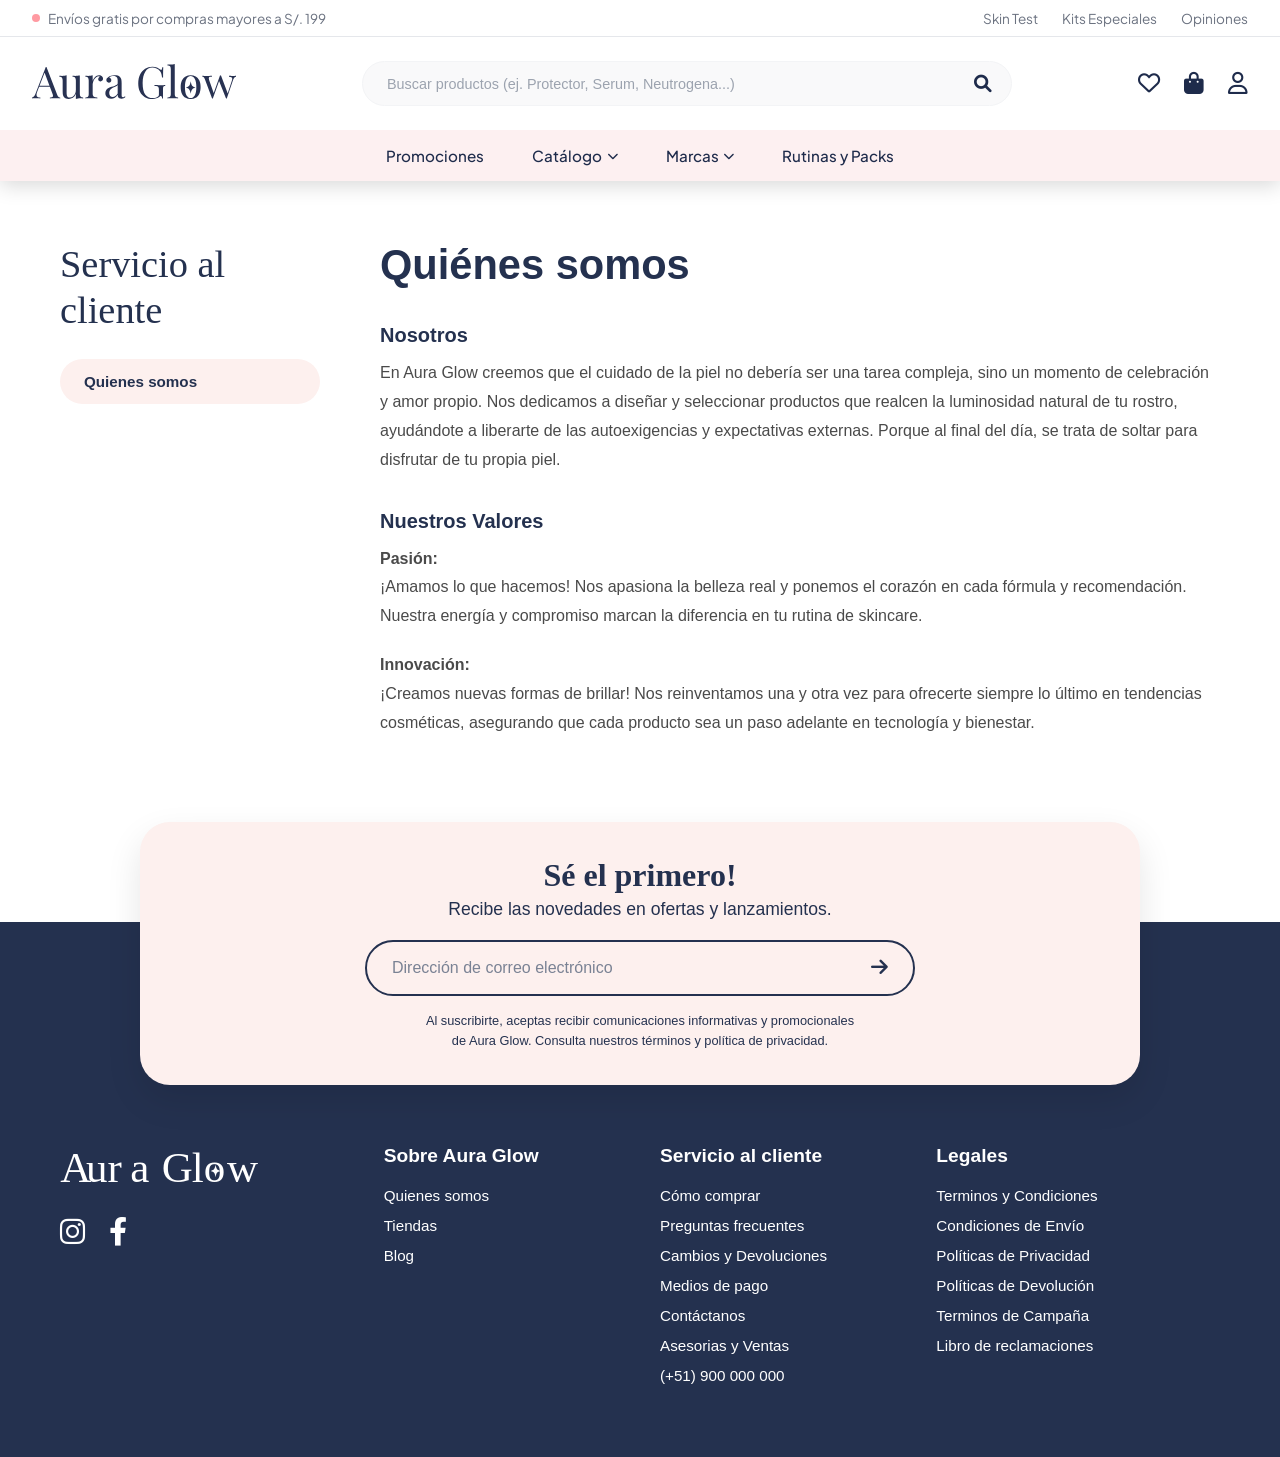
<file: quienes-somos.html>
<!DOCTYPE html>
<html lang="es">
<head>
    <meta charset="UTF-8">
    <meta name="viewport" content="width=device-width, initial-scale=1.0">
    <title>Quiénes Somos - Aura Glow</title>
    <link rel="stylesheet" href="style.css">
    <link rel="stylesheet" href="https://cdnjs.cloudflare.com/ajax/libs/font-awesome/6.4.0/css/all.min.css">
    <link rel="preconnect" href="https://fonts.googleapis.com">
    <link rel="preconnect" href="https://fonts.gstatic.com" crossorigin>
    <link href="https://fonts.googleapis.com/css2?family=Playfair+Display:ital,wght@0,400;0,700;1,400&family=Plus+Jakarta+Sans:wght@400;500;600&display=swap" rel="stylesheet">
    
    <style>
        /* ==========================================================================
           ESTILOS EXCLUSIVOS PARA LA PÁGINA QUIÉNES SOMOS (Estilo Aruma)
           ========================================================================== */
        
        .institutional-container {
            max-width: 1200px;
            margin: 60px auto;
            padding: 0 20px;
            display: flex;
            gap: 60px;
            font-family: 'Poppins', sans-serif;
        }
        
        /* Menú Lateral Izquierdo */
        .sidebar-menu {
            width: 260px;
            flex-shrink: 0;
        }
        
        .sidebar-menu h2 {
            font-size: 2.4rem;
            font-family: serif; /* Toque elegante similar al logo */
            color: #24314f;
            line-height: 1.2;
            margin-bottom: 25px;
            font-weight: 400;
        }
        
        .sidebar-btn {
            background-color: #fdf0ee; /* El color rosa bajito de la caja de suscripción */
            color: #24314f;
            padding: 14px 24px;
            border-radius: 30px;
            font-weight: 600;
            display: inline-block;
            width: 100%;
            text-decoration: none;
            box-sizing: border-box;
            font-size: 0.95rem;
        }

        /* Bloque de Contenido Derecho */
        .content-body {
            flex: 1;
        }
        
        .content-body h1 {
            font-size: 2.6rem;
            color: #24314f;
            margin-bottom: 35px;
            font-weight: 700;
        }
        
        .content-section {
            margin-bottom: 35px;
        }
        
        .content-section h3 {
            font-size: 1.25rem;
            color: #24314f;
            margin-bottom: 12px;
            font-weight: 700;
        }
        
        .content-section p {
            line-height: 1.8;
            font-size: 1rem;
            color: #4a4a4a;
            margin-bottom: 15px;
        }

        /* Enlace de regreso simple */
        .back-home-link {
            display: inline-block;
            margin: 20px 0 0 20px;
            color: #24314f;
            text-decoration: none;
            font-weight: 600;
            font-family: 'Poppins', sans-serif;
        }
        .back-home-link:hover {
            text-decoration: underline;
        }

        /* Adaptación para celulares */
        @media (max-width: 768px) {
            .institutional-container {
                flex-direction: column;
                gap: 30px;
                margin: 30px auto;
            }
            .sidebar-menu {
                width: 100%;
                text-align: center;
            }
            .content-body h1 {
                font-size: 2rem;
                text-align: center;
            }
        }
    </style>
</head>
<body>

    <!-- 1. BARRA DE MENÚ (NAV) -->
    <header class="sitio-header">
        <div class="barra-superior">
            <div class="contenedor-anuncio">
                <div class="anuncio-texto">
                    <span class="punto-rosa"></span> Envíos gratis por compras mayores a S/. 199
                </div>
                <div class="anuncio-enlaces">
                    <a href="index.html#test-seccion">Skin Test</a>
                    <a href="#">Kits Especiales</a>
                    <a href="#">Opiniones</a>
                </div>
            </div>
        </div>

        <div class="barra-principal">
            <div class="contenedor-principal">
                
                <div class="bloque-logo">
                    <a href="index.html" class="logo-enlace">
                        <img src="img/logo/AuraGlow_SVGLogo.svg" alt="Aura Glow" class="logo-svg">
                    </a>
                </div>

                <div class="bloque-buscador">
                    <form action="#" method="GET" class="formulario-busqueda">
                        <input type="text" placeholder="Buscar productos (ej. Protector, Serum, Neutrogena...)" class="input-busqueda">
                        <button type="submit" class="boton-busqueda">
                            <i class="fa-solid fa-magnifying-glass"></i>
                        </button>
                    </form>
                </div>

                <div class="bloque-iconos">
                    <button class="icono-accion" aria-label="Favoritos">
                        <i class="fa-regular fa-heart"></i>
                    </button>
                    <button class="icono-accion" aria-label="Carrito">
                        <i class="fa-solid fa-bag-shopping"></i>
                    </button>
                    <button class="icono-accion" aria-label="Cuenta">
                        <i class="fa-regular fa-user"></i>
                    </button>
                </div>
            </div>
        </div>

        <nav class="navegacion-categorias">
            <div class="contenedor-menu">
                <ul class="lista-menu">
                    
                    <li><a href="#" class="enlace-menu">Promociones</a></li>
                    
                    <li class="tiene-desplegable">
                        <a href="#" class="enlace-menu">Catálogo <i class="fa-solid fa-chevron-down flecha"></i></a>
                        
                        <div class="megamenu-desplegable">
                            <div class="grid-megamenu col-4">
                                <div class="columna-menu">
                                    <h3>Limpieza</h3>
                                    <ul>
                                        <li><a href="#">Limpiadores y Jabones</a></li>
                                        <li><a href="#">Aguas Micelares y Tónicos</a></li>
                                        <li><a href="#">Exfoliantes</a></li>
                                        <li><a href="#">Desmaquillantes</a></li>
                                        <li><a href="#">Accesorios Faciales y Corporales</a></li>
                                    </ul>
                                    
                                    <h3 class="espacio-arriba">Necesidad</h3>
                                    <ul>
                                        <li><a href="#">Antiedad</a></li>
                                        <li><a href="#">Antimanchas</a></li>
                                        <li><a href="#">Acné e Imperfecciones</a></li>
                                    </ul>
                                </div>
                                
                                <div class="columna-menu">
                                    <h3>Hidratación</h3>
                                    <ul>
                                        <li><a href="#">Cremas de Día</a></li>
                                        <li><a href="#">Cremas de Noche</a></li>
                                        <li><a href="#">Contorno de Ojos</a></li>
                                        <li><a href="#">Aguas Termales y Brumas</a></li>
                                        <li><a href="#">Bálsamos Labiales</a></li>
                                    </ul>
                                    
                                    <h3 class="espacio-arriba">Dermocosmética</h3>
                                    <h3 class="espacio-arriba">Productos Coreanos</h3>
                                </div>
                                
                                <div class="columna-menu">
                                    <h3>Protección Solar</h3>
                                    <ul>
                                        <li><a href="#">Facial</a></li>
                                        <li><a href="#">Corporal</a></li>
                                        <li><a href="#">Autobronceadores</a></li>
                                    </ul>
                                </div>
                                
                                <div class="columna-menu">
                                    <h3>Tratamiento</h3>
                                    <ul>
                                        <li><a href="#">Serums y Ampollas</a></li>
                                        <li><a href="#">Mascarillas</a></li>
                                    </ul>
                                </div>
                            </div>
                        </div>
                    </li>
                    
                    <li class="tiene-desplegable">
                        <a href="#" class="enlace-menu">Marcas <i class="fa-solid fa-chevron-down flecha"></i></a>
                        
                        <div class="megamenu-desplegable">
                            <div class="grid-megamenu col-3 max-ancho-marcas">
                                <div class="columna-menu">
                                    <h3>K-Beauty</h3>
                                    <ul>
                                        <li><a href="#">Laneige</a></li>
                                        <li><a href="#">Tocobo</a></li>
                                        <li><a href="#">Skin1004</a></li>
                                        <li><a href="#">I'm From</a></li>
                                    </ul>
                                </div>
                                
                                <div class="columna-menu">
                                    <h3>Dermatológicas</h3>
                                    <ul>
                                        <li><a href="#">La Roche Posay</a></li>
                                        <li><a href="#">Bioderma</a></li>
                                        <li><a href="#">ISDIN</a></li>
                                        <li><a href="#">CeraVe</a></li>
                                    </ul>
                                </div>
                                
                                <div class="columna-menu">
                                    <h3>Clínicas & Globales</h3>
                                    <ul>
                                        <li><a href="#">Neutrogena</a></li>
                                        <li><a href="#">Sesderma</a></li>
                                        <li><a href="#">The Ordinary</a></li>
                                        <li><a href="#">Summer Fridays</a></li>
                                    </ul>
                                </div>
                            </div>
                        </div>
                    </li>
                    
                    <li><a href="#" class="enlace-menu">Rutinas y Packs</a></li>
                </ul>
            </div>
        </nav>
    </header>
    <!-- 2. CONTENIDO PRINCIPAL -->
    <main class="institutional-container">
        
        <!-- Menú Lateral -->
        <aside class="sidebar-menu">
            <h2>Servicio al <br>cliente</h2>
            <a href="#" class="sidebar-btn">Quienes somos</a>
        </aside>

        <!-- Secciones Informativas -->
        <section class="content-body">
            <h1>Quiénes somos</h1>
            
            <div class="content-section">
                <h3>Nosotros</h3>
                <p>En Aura Glow creemos que el cuidado de la piel no debería ser una tarea compleja, sino un momento de celebración y amor propio. Nos dedicamos a diseñar y seleccionar productos que realcen la luminosidad natural de tu rostro, ayudándote a liberarte de las autoexigencias y expectativas externas. Porque al final del día, se trata de soltar para disfrutar de tu propia piel.</p>
            </div>

            <div class="content-section">
                <h3>Nuestros Valores</h3>
                
                <p><strong>Pasión:</strong><br>
                ¡Amamos lo que hacemos! Nos apasiona la belleza real y ponemos el corazón en cada fórmula y recomendación. Nuestra energía y compromiso marcan la diferencia en tu rutina de skincare.</p>
                
                <p style="margin-top: 20px;"><strong>Innovación:</strong><br>
                ¡Creamos nuevas formas de brillar! Nos reinventamos una y otra vez para ofrecerte siempre lo último en tendencias cosméticas, asegurando que cada producto sea un paso adelante en tecnología y bienestar.</p>
            </div>
        </section>
    </main>

    <footer class="main-footer">
    <!-- Caja Flotante de Suscripción -->
    <div class="footer-newsletter">
        <h2>Sé el primero!</h2>
        <p class="newsletter-subtitle">Recibe las novedades en ofertas y lanzamientos.</p>
        
        <form id="newsletter-form" class="newsletter-form">
            <div class="input-group">
                <input type="email" id="newsletter-email" placeholder="Dirección de correo electrónico" required>
                <button type="submit" aria-label="Enviar"><i class="fas fa-arrow-right"></i></button>
            </div>
        </form>
        <!-- Mensaje de éxito oculto por defecto -->
        <p id="newsletter-message" class="newsletter-success-msg"></p>
        
        <p class="newsletter-legal">
            Al suscribirte, aceptas recibir comunicaciones informativas y promocionales <br>
            de Aura Glow. Consulta nuestros términos y política de privacidad.
        </p>
    </div>

    <!-- Contenido Principal del Footer -->
<div class="footer-container">
    <!-- Columna Marca y Redes -->
    <div class="footer-brand-col">
        <a href="index.html" class="footer-logo-link" aria-label="Ir a la página de inicio">
            <div class="footer-logo-svg">
                <img src="img/logo/Logo_enBlanco.svg" alt="Aura Glow" class="logo-footer-img">
            </div>
        </a>
            <div class="footer-socials">
                <a href="#" aria-label="Instagram"><i class="fab fa-instagram"></i></a>
                <a href="#" aria-label="Facebook"><i class="fab fa-facebook-f"></i></a>
            </div>
        </div>

        <!-- Columna 1: Enlaces -->
        <div class="footer-links-col">
            <h3>Sobre Aura Glow</h3>
            <ul>
                <!-- Este enlace nos llevará a la nueva página que crearemos -->
                <li><a href="quienes-somos.html">Quienes somos</a></li>
                <li><a href="#">Tiendas</a></li>
                <li><a href="#">Blog</a></li>
            </ul>
        </div>

        <!-- Columna 2: Enlaces -->
        <div class="footer-links-col">
            <h3>Servicio al cliente</h3>
            <ul>
                <li><a href="#">Cómo comprar</a></li>
                <li><a href="#">Preguntas frecuentes</a></li>
                <li><a href="#">Cambios y Devoluciones</a></li>
                <li><a href="#">Medios de pago</a></li>
                <li><a href="Contactanos.html">Contáctanos</a></li>
                <li><a href="#">Asesorias y Ventas</a></li>
                <li><a href="#">(+51) 900 000 000</a></li>
            </ul>
        </div>

        <!-- Columna 3: Enlaces -->
        <div class="footer-links-col">
            <h3>Legales</h3>
            <ul>
                <li><a href="#">Terminos y Condiciones</a></li>
                <li><a href="#">Condiciones de Envío</a></li>
                <li><a href="#">Políticas de Privacidad</a></li>
                <li><a href="#">Políticas de Devolución</a></li>
                <li><a href="#">Terminos de Campaña</a></li>
                <li><a href="#">Libro de reclamaciones</a></li>
            </ul>
        </div>
    </div>
</footer>

<!-- sirve para que carguen los iconos de redes sociales y flechas -->
<link rel="stylesheet" href="https://cdnjs.cloudflare.com/ajax/libs/font-awesome/6.0.0/css/all.min.css">

<script src="nav.js"></script>
</body>
</html>
</file>
<file: style.css>
:root {
    --color-navy: #1E2B4B;         /* Azul oscuro de los textos y logo */
    --color-rosa-bg: #FDF0F1;      /* Fondo rosa del menú inferior */
    --color-rosa-punto: #FF9AA2;   /* Punto rosa de los anuncios */
    --color-gris-texto: #6B7280;   /* Gris para textos secundarios */
    --color-gris-input: #F9F9FA;   /* Fondo del buscador */
    --font-serif: 'Playfair Display', Georgia, serif;
    --font-sans: 'Plus Jakarta Sans', sans-serif;
}

* {
    margin: 0;
    padding: 0;
    box-sizing: border-box;
}

body {
    font-family: var(--font-sans);
    color: var(--color-navy);
    background-color: #ffffff;
}
/* ==========================================================================
   CABECERA FIJA
   ========================================================================== */
.sitio-header {
    position: sticky;           /* Hace que la cabecera actúe como un imán al bajar */
    top: 0;                     /* se engancha exactamente al borde superior de la pantalla */
    z-index: 1000;              /* evita que las fotos o el carrusel pasen por encima del menú */
    background-color: #ffffff;  /* Mantiene el fondo blanco e impide que sea transparente */
    box-shadow: 0 4px 20px rgba(0, 0, 0, 0.162); /* sombra suave*/
}

/* ==========================================================================
   BARRA SUPERIOR DE ANUNCIOS SkinTest y Envíos Gratis
   ========================================================================== */
.barra-superior {
    border-bottom: 1px solid #E5E7EB;
    background-color: #ffffff;
}

.contenedor-anuncio {
    max-width: 1300px;
    margin: 0 auto;
    padding: 0.6rem 2rem;
    display: flex;
    justify-content: space-between;
    align-items: center;
    font-size: 0.85rem;
}

.anuncio-texto {
    color: var(--color-gris-texto);
    display: flex;
    align-items: center;
    gap: 0.5rem;
}

.punto-rosa {
    width: 8px;
    height: 8px;
    background-color: var(--color-rosa-punto);
    border-radius: 50%;
    display: inline-block;
}

.anuncio-enlaces {
    display: flex;
    gap: 1.5rem;
}

.anuncio-enlaces a {
    color: var(--color-gris-texto);
    text-decoration: none;
    transition: color 0.2s;
}

.anuncio-enlaces a:hover {
    color: var(--color-navy);
}

/* ==========================================================================
   2. BARRA PRINCIPAL (Logo, Buscador, Iconos)
   ========================================================================== */
.barra-principal {
    background-color: #ffffff;
    padding: 1.5rem 0;
}

.contenedor-principal {
    max-width: 1300px;
    margin: 0 auto;
    padding: 0 2rem;
    display: flex;
    align-items: center;
    justify-content: space-between;
    gap: 2rem;
}

.logo-enlace {
    text-decoration: none;
    display: inline-block;
}

.logo-svg {
    height: 35px;       
    width: auto;  /* Evita que el logo se deforme */
    display: block;
}

/* Buscador Ovalado */
.bloque-buscador {
    flex: 1;
    max-width: 650px;
}

.formulario-busqueda {
    position: relative;
    width: 100%;
}

.input-busqueda {
    width: 100%;
    background-color: var(--color-gris-input);
    border: 1px solid #F3F4F6;
    border-radius: 9999px;
    padding: 0.85rem 3rem 0.85rem 1.5rem;
    font-size: 0.9rem;
    outline: none;
    color: var(--color-navy);
}

.input-busqueda::placeholder {
    color: #9CA3AF;
}

.boton-busqueda {
    position: absolute;
    right: 1.25rem;
    top: 50%;
    transform: translateY(-50%);
    background: none;
    border: none;
    font-size: 1.1rem;
    color: var(--color-navy);
    cursor: pointer;
}

/* Iconos al lado derecho */
.bloque-iconos {
    display: flex;
    gap: 1.5rem;
    flex-shrink: 0;
}

.icono-accion {
    background: none;
    border: none;
    font-size: 1.4rem;
    color: var(--color-navy);
    cursor: pointer;
    transition: transform 0.2s;
}

.icono-accion:hover {
    transform: scale(1.05);
}

/* ==========================================================================
   3. MENÚ DE NAVEGACIÓN ROSA (Categorías y Megamenús)
   ========================================================================== */
.navegacion-categorias {
    background-color: var(--color-rosa-bg);
    position: relative; 
}

.contenedor-menu {
    max-width: 1300px;
    margin: 0 auto;
    padding: 0 2rem;
}

.lista-menu {
    list-style: none;
    display: flex;
    justify-content: center; 
    gap: 3rem;
}

.lista-menu > li {
    position: static; /* hacee el megamenú ocupe toda la anchura de la pantalla */
}

.enlace-menu {
    text-decoration: none;
    color: var(--color-navy);
    font-weight: 500;
    font-size: 0.95rem;
    display: flex;
    align-items: center;
    gap: 0.35rem;
    padding: 1rem 0; 
    position: relative; 
}

/* --- ANIMACIÓN DE LA LÍNEA INFERIOR --- */
.enlace-menu::after {
    content: '';
    position: absolute;
    bottom: 0;
    left: 0;
    width: 100%;
    height: 2px;
    background-color: var(--color-navy);
    transform: scaleX(0); /* Empieza oculto desde el centro */
    transform-origin: bottom center;
    transition: transform 0.25s ease-out;
}

.lista-menu > li:hover .enlace-menu::after {
    transform: scaleX(1); /* Se expande la línea al pasar el cursor */
}

.flecha {
    font-size: 0.7rem;
    transition: transform 0.2s ease;
}

/* Gira la flecha cuando pasas el mouse por encima menú */
.tiene-desplegable:hover .flecha {
    transform: rotate(180deg);
}

/* --- COMPORTAMIENTO DESPLEGABLE MEGAMENÚ --- */
.megamenu-desplegable {
    position: absolute;
    left: 0;
    top: 100%;
    width: 100%;
    background-color: #ffffff;
    box-shadow: 0 15px 30px rgba(0, 0, 0, 0.05);
    border-top: 1px solid rgba(0, 0, 0, 0.03);
    z-index: 100;
    padding: 2.5rem 0;

    /* Oculto por defecto con efecto suave */
    opacity: 0;
    visibility: hidden;
    transform: translateY(10px);
    transition: opacity 0.25s ease, transform 0.25s ease, visibility 0.25s;
}

/* Muestra el megamenú al pasar el cursor */
.tiene-desplegable:hover .megamenu-desplegable {
    opacity: 1;
    visibility: visible;
    transform: translateY(0);
}

/* Cuadrícula de columnas interna */
.grid-megamenu {
    display: grid;
    gap: 2rem;
    max-width: 1300px;
    margin: 0 auto;
    padding: 0 4rem;
}

.grid-megamenu.col-4 { grid-template-columns: repeat(4, 1fr); }
.grid-megamenu.col-3 { grid-template-columns: repeat(3, 1fr); }

.max-ancho-marcas {
    max-width: 1000px; /* Hace el menú de marcas más centrado y compacto */
}

/* Estilos de las Columnas del menú */
.columna-menu h3 {
    font-size: 0.95rem;
    font-weight: 700;
    color: var(--color-navy);
    margin-bottom: 0.85rem;
    padding-bottom: 0.25rem;
    border-bottom: 1px solid #F3F4F6;
    letter-spacing: 0.02em;
}
/* Hace que los títulos principales cambien de color al pasar el cursor */
.columna-menu h3:hover {
    color: var(--color-rosa-punto);
    cursor: pointer;                /* Hace que el cursor cambie a la manito */
}

/* Títulos sin enlaces secundarios ej. Necesidad, Productos Coreanos */
.columna-menu h3.espacio-arriba {
    margin-top: 1.5rem;
    border-bottom: none;
    padding-bottom: 0;
    margin-bottom: 0.5rem;
    cursor: pointer;
    transition: color 0.2s;
}

.columna-menu ul {
    list-style: none;
}

.columna-menu ul li {
    margin-bottom: 0.5rem;
}

.columna-menu ul li a {
    text-decoration: none;
    color: var(--color-gris-texto);
    font-size: 0.88rem;
    font-weight: 400;
    display: inline-block; /*permite que el enlace se pueda mover*/
    transition: all 0.25s ease; /*Hace que el cambio de color y el movimiento sean suaves*/
}

.columna-menu ul li a:hover {
    color: var(--color-navy);
    transform: translateX(5px); /* Mueve el texto 5 píxeles a la derecha en el eje X */
}


/* HERO CARRUSEL*/
.seccion-hero {
    max-width: 1300px;
    margin: 2.5rem auto; /* Separa el banner del menú rosa y lo centra */
    padding: 0 1.5rem;
    box-sizing: border-box;
}

.contenedor-carrusel {
    position: relative;
    width: 100%;
    height: 400px; /* Altura ideal y proporcionada según las imágenes */
    border-radius: 24px; /* Bordes redondeados idénticos a tus capturas */
    overflow: hidden; /* Oculta el banner que no está activo */
    box-shadow: 0 10px 30px rgba(0, 0, 0, 0.03);
}

/* Tira interna flex que se deslizará */
.carrusel-tira {
    display: flex;
    width: 200%; /* Son 2 banners, por ende mide el 200% */
    height: 100%;
    transition: transform 0.6s cubic-bezier(0.25, 1, 0.5, 1); /* Desplazamiento premium */
}

/* Cada slide individual */
.banner-slide {
    position: relative;
    width: 50%; /* Cada uno toma la mitad del contenedor total (100% de la pantalla) */
    height: 100%;
    display: flex;
    align-items: center; /* Centra el texto verticalmente */
    padding-left: 5%; /* Margen elegante desde la izquierda */
}

/* Imagen de fondo real solicitada */
.banner-fondo-img {
    position: absolute;
    top: 0;
    left: 0;
    width: 100%;
    height: 100%;
    object-fit: cover; /* Ajusta la imagen sin deformarla */
    z-index: 1;
}

/* Capa sutil de oscurecimiento para asegurar la lectura del texto si la foto es clara */
.banner-slide::after {
    content: '';
    position: absolute;
    top: 0;
    left: 0;
    width: 100%;
    height: 100%;
    background: linear-gradient(90deg, rgba(255,255,255,0.2) 0%, rgba(255,255,255,0) 100%);
    z-index: 2;
}

/* Caja de textos */
.banner-contenido {
    position: relative;
    z-index: 3; /* Por encima de la foto de fondo */
    max-width: 550px;
    margin-top: -45px;
}

/* Pequeñas etiquetas superiores flotantes */
.banner-tag {
    display: inline-block;
    padding: 0.4rem 1rem;
    border-radius: 20px;
    font-size: 0.72rem;
    font-weight: 600;
    letter-spacing: 0.05em;
    margin-top: 15px;   /*Baja un poco la etiqueta para que quede más integrada con el título */ 
    margin-bottom: 1.5rem;  /* Mantiene la separación con el título de abajo */
}

.tag-azul {
    background-color: rgba(226, 236, 249, 0.85);
    color: #2F69C2;
}

.tag-verde {
    background-color: rgba(226, 246, 236, 0.85);
    color: #1B8354;
}

/* Título Serif elegante */
.banner-contenido h2 {
    font-family: var(--font-serif);
    font-size: 3.5rem;
    color: var(--color-navy);
    font-weight: 700;
    margin-bottom: 0.75rem;
    line-height: 1.1;
}

.banner-contenido p {
    font-size: 0.95rem;
    color: #4B5563; /* Gris intermedio legible */
    line-height: 1.5;
    margin-bottom: 1.75rem;
    max-width: 460px;
}

/* Botón Ovalado Negro */
.banner-boton {
    display: inline-block;
    padding: 0.9rem 2.5rem;
    background-color: var(--color-navy);
    color: #ffffff;
    text-decoration: none;
    font-size: 0.9rem;
    font-weight: 500;
    border-radius: 50px; /* Completamente ovalado como tus fotos */
    transition: background-color 0.2s, transform 0.2s;
}

.banner-boton:hover {
    background-color: #151F37;
    transform: translateY(-2px);
}

/* --- FLECHAS DE CONTROL --- */
.flecha-ctrl {
    position: absolute;
    top: 50%;
    transform: translateY(-50%);
    width: 40px;
    height: 40px;
    background-color: #ffffff;
    border: 1px solid #E5E7EB;
    border-radius: 50%;
    display: flex;
    align-items: center;
    justify-content: center;
    color: var(--color-navy);
    font-size: 0.95rem;
    cursor: pointer;
    z-index: 10;
    box-shadow: 0 4px 10px rgba(0,0,0,0.05);
    transition: all 0.2s ease;
}

.flecha-ctrl:hover {
    background-color: var(--color-navy);
    color: #ffffff;
    transform: translateY(-50%) scale(1.05);
}

.ctrl-izq { left: 20px; }
.ctrl-der { right: 20px; }

/* --- PUNTITOS INDICADORES (Diseño de Píldora/Círculo) --- */
.carrusel-indicadores {
    position: absolute;
    bottom: 20px; /* Lo subimos un pelín para que flote con elegancia */
    left: 50%;
    transform: translateX(-50%);
    display: flex;
    align-items: center; /* Centra el círculo y la píldora perfectamente en vertical */
    gap: 0.5rem; /* Separación ideal entre los dos elementos */
    z-index: 10;
}

.indicador-punto {
    width: 8px; /* Tamaño del círculo inactivo */
    height: 8px;
    background-color: #A3B1CC; /* Gris azulado suave para el modo inactivo */
    border-radius: 50%; /* Hace que el inactivo sea un círculo perfecto */
    cursor: pointer;
    transition: all 0.3s cubic-bezier(0.4, 0, 0.2, 1); /* Transición suave al cambiar */
}

.indicador-punto.activo {
    background-color: var(--color-navy); /* Azul oscuro Navy para el activo */
    width: 24px; /* Se estira para formar la píldora horizontal */
    height: 10px; /* Un poquito más grueso para dar balance */
    border-radius: 9999px; /* Bordes completamente ovalados de punta a punta */
}
/* --- COLORES EXCLUSIVOS PARA EL BANNER DE LANEIGE --- */
.slide-laneige .banner-contenido h2 {
    color: #ffffff; /* El título ahora será blanco brillante */
}

.slide-laneige .banner-contenido p {
    color: #E2E8F0; 
}
/* --- COLOR EXCLUSIVO PARA LA ETIQUETA DE CERAVE --- */
.slide-cerave .tag-verde {
    background-color: #E6F4EA; /* Un verde menta pastel muy limpio */
    color: #53b2ff;            /* Un verde bosque corporativo y elegante */
}
/* Fin de carrusel */

/* ==========================================================================
   5. SECCIÓN CATEGORÍAS EN CÍRCULO (Ajustado para Aura Glow)
   ========================================================================== */
.seccion-categorias-circulo {
    max-width: 1300px;
    width: 100%;
    margin: 0 auto;
    padding: 0 1.5rem; /* Mismo colchón para que los extremos se alineen calcados */
    box-sizing: border-box;
}

.categories-circle-section {
    display: flex;
    justify-content: space-between; /* Distribuye los círculos de extremo a extremo */
    align-items: center;
    padding: 0px 0px 50px 0px; 
    margin-top: -15px; /* Jala los círculos hacia arriba para quitar el hueco */
}

.circle-item {
    display: flex;
    flex-direction: column;
    align-items: center;
    cursor: pointer;
    transition: transform 0.3s ease;
}

.circle-img-holder {
    width: 115px;
    height: 115px;
    border-radius: 50%;
    border: 2px solid #EFEFEF;
    overflow: hidden;
    margin-bottom: 12px;
    background: #FFF;
    transition: all 0.3s ease; /* Transición limpia para el efecto flotante y aura */
}

.circle-img-holder img {
    width: 100%;
    height: 100%;
    object-fit: cover;
}

/* Efecto de Aura Sombra Rosa con tus variables de Aura Glow */
.circle-item:hover .circle-img-holder {
    transform: translateY(-6px); /* Flota ligeramente */
    box-shadow: 0 10px 25px rgba(255, 157, 195, 0.5); /* Resplandor rosa */
    border-color:  rgb(255, 204, 224); /* Bordes cambian al rosa de la marca */
}

.circle-item span {
    font-size: 0.9rem;
    font-weight: 500;
    font-family: var(--font-sans); /* Forzamos tu tipografía limpia */
    color: var(--color-navy); /* Usamos tu color Navy del inicio */
    transition: color 0.2s ease;
}

/* El texto también cambia sutilmente de color al pasar el mouse */
.circle-item:hover span {
    color: var(--color-rosa-punto);
}

/* Estilo Base de las Tarjetas (Ajustado) */
.promo-card {
    position: relative; /* 👈 Obligatorio para que la imagen y el texto se alineen dentro */
    height: 340px; 
    border-radius: 24px; 
    overflow: hidden;
    display: flex;
    box-sizing: border-box;
    padding: 2.5rem;
}

.promo-card-img {
    position: absolute;
    top: 0;
    left: 0;
    width: 100%;
    height: 100%;
    object-fit: cover; /* Hace que la imagen llene la caja perfectamente sin deformarse */
    z-index: 1; /* Se queda al fondo */
}

.promo-info {
    position: relative;
    z-index: 2; /* Sube el texto por encima de la foto para que se pueda leer y clickear */
    width: 100%;
    height: 100%;
    display: flex;
    flex-direction: column;
}

.layout-izquierda .promo-info {
    justify-content: center;
    align-items: flex-start;
}

.layout-arriba-derecha .promo-info {
    justify-content: flex-start;
    align-items: flex-end;
    text-align: right;
}

.layout-arriba-centrado .promo-info {
    justify-content: flex-start;
    align-items: flex-start;
}

/* ==========================================================================
   6. SECCIÓN BANNERS PROMOCIONALES (GRID COMPLETO)
   ========================================================================== */
.seccion-promociones-grid {
    max-width: 1300px; /* Perfectamente alineado con tus 1300px elegidos */
    width: 100%;
    margin: 40px auto 60px auto; /* Centra el bloque y añade espacio abajo */
    padding: 0 1.5rem;
    box-sizing: border-box;
}

.contenedor-promos-grid {
    display: grid;
    grid-template-columns: 2fr 1fr 1fr; /* 👈 ¡ESTO FALTABA! Crea una columna grande y dos medianas */
    gap: 24px; /* Espaciado idéntico entre bloques */
}

/* --- ESTILOS DE TEXTOS INTERNOS --- */

/* Título de la tarjeta de Test de Piel */
.layout-izquierda h2 {
    font-family: var(--font-serif);
    font-size: 2.3rem;
    font-style: italic;
    color: var(--color-navy);
    margin-bottom: 1.5rem;
    line-height: 1.2;
}

/* Botón de Test de Piel */
.promo-boton {
    display: inline-block;
    background-color: var(--color-navy);
    color: #ffffff;
    padding: 0.8rem 1.8rem;
    border-radius: 50px;
    text-decoration: none;
    font-size: 0.9rem;
    font-weight: 500;
    transition: transform 0.2s ease, background-color 0.2s;
}

.promo-boton:hover {
    transform: translateY(-2px);
    background-color: #151F37;
}

/* Tarjeta de Descuento (I'm From) */
.layout-arriba-derecha .promo-tag {
    font-size: 1.1rem;
    color: #ffffff;
    font-weight: 500;
    display: block;
}

.promo-descuento {
    font-size: 4.8rem;
    font-weight: 700;
    color: #ffffff;
    line-height: 0.85;
    font-family: var(--font-serif);
    margin-top: 0.2rem;
}

.promo-descuento .dscto-signo {
    font-size: 1.2rem;
    display: inline-block;
    vertical-align: top;
    text-align: left;
    line-height: 1.1;
    margin-left: 2px;
    font-family: var(--font-sans);
}

.promo-descuento small {
    font-size: 0.65rem;
    font-weight: 400;
    text-transform: uppercase;
}

.promo-marca-sub {
    color: #ffffff;
    font-size: 1.05rem;
    margin-top: 0.4rem;
    font-weight: 500;
    letter-spacing: 0.02em;
}

/* Tarjeta de Favoritos */
.layout-arriba-centrado h2 {
    font-family: var(--font-sans);
    font-size: 1.6rem;
    font-weight: 600;
    color: var(--color-navy);
    line-height: 1.3;
}
/* ==========================================================================
   CARRUSEL DE PRODUCTOS GENERAL
   ========================================================================== */
.seccion-productos-carrusel {
    max-width: 1200px;
    margin: 3rem auto;
    padding: 0 1rem;
    font-family: Arial, sans-serif;
}

.carrusel-header {
    display: flex;
    justify-content: space-between;
    align-items: flex-end;
    margin-bottom: 1.5rem;
}

.carrusel-header h2 {
    font-size: 1.8rem;
    color: #1e2b4b; /* Color azul de Aura Glow */
    font-weight: 600;
}

.btn-ver-todos {
    color: #6b7280;
    text-decoration: none;
    font-size: 0.9rem;
    border-bottom: 1px solid #d1d5db;
    padding-bottom: 2px;
    transition: color 0.2s;
}
.btn-ver-todos:hover { color: #1e2b4b; border-color: #1e2b4b; }

/* Wrapper y flechas flotantes */
.carrusel-wrapper {
    position: relative;
    display: flex;
    align-items: center;
}

.carrusel-container {
    overflow: hidden; /* Oculta los productos excedentes */
    width: 100%;
}

.carrusel-track {
    display: flex;
    gap: 12px; /* Espaciado corto entre tarjetas */
    transition: transform 0.4s ease-in-out;
}

/* Tarjeta individual de Producto */
.producto-card {
    /* Cálculo matemático exacto para mostrar 5 productos restando el espacio de los gaps */
    flex: 0 0 calc((100% - (12px * 4)) / 5); 
    background: #ffffff;
    border: 1px solid #f3f4f6;
    border-radius: 18px;
    padding: 1rem;
    position: relative;
    display: flex;
    flex-direction: column;
    justify-content: space-between;
    box-sizing: border-box;
    transition: transform 0.2s, box-shadow 0.2s;
}
.producto-card:hover {
    transform: translateY(-4px);
    box-shadow: 0 10px 20px rgba(0,0,0,0.04);
}

/* Elementos internos de la Tarjeta */
.prod-badge-tags {
    position: absolute;
    top: 10px;
    left: 10px;
    z-index: 2;
}
.tag-nuevo {
    background: #fff0f5;
    color: #ff7fa7;
    font-size: 0.7rem;
    font-weight: 700;
    padding: 4px 8px;
    border-radius: 20px;
}

.btn-wishlist {
    position: absolute;
    top: 10px;
    right: 10px;
    background: none;
    border: none;
    cursor: pointer;
    z-index: 2;
}
.heart-icon {
    width: 20px;
    height: 20px;
    fill: none;
    stroke: #374151;
    stroke-width: 2;
    transition: fill 0.2s, stroke 0.2s;
}
.btn-wishlist:hover .heart-icon { fill: #ff7fa7; stroke: #ff7fa7; }

.prod-img-box {
    width: 100%;
    height: 160px;
    display: flex;
    align-items: center;
    justify-content: center;
    margin-bottom: 1rem;
}
.prod-img-box img {
    max-width: 100%;
    max-height: 100%;
    object-fit: contain;
}

.prod-info {
    display: flex;
    flex-direction: column;
    gap: 4px;
}

.prod-marca {
    font-size: 0.75rem;
    color: #9ca3af;
    text-transform: uppercase;
    letter-spacing: 0.05em;
}

.prod-titulo {
    font-size: 0.85rem;
    color: #1f2937;
    font-weight: 500;
    line-height: 1.3;
    height: 2.6rem; /* Limita la altura del texto a dos líneas */
    overflow: hidden;
    display: -webkit-box;
    -webkit-box-orient: vertical;
}

/* Precios y Ofertas */
.prod-precios {
    display: flex;
    align-items: center;
    flex-wrap: wrap;
    gap: 6px;
    margin-top: 6px;
}
.precio-actual { font-weight: 700; color: #1e2b4b; font-size: 0.95rem; }
.precio-antes { text-decoration: line-through; color: #9ca3af; font-size: 0.8rem; }
.prod-descuento { background: #ffe4e6; color: #f43f5e; font-size: 0.75rem; font-weight: 600; padding: 2px 6px; border-radius: 6px; }
.tag-promo-banco { background: #fef3c7; color: #d97706; font-size: 0.7rem; font-weight: 600; padding: 2px 6px; border-radius: 6px; }

/* Botones de control flotantes */
.carrusel-flecha {
    position: absolute;
    top: 50%;
    transform: translateY(-50%);
    background: #ffffff;
    border: 1px solid #e5e7eb;
    width: 40px;
    height: 40px;
    border-radius: 50%;
    cursor: pointer;
    font-size: 1rem;
    display: flex;
    align-items: center;
    justify-content: center;
    box-shadow: 0 4px 10px rgba(0,0,0,0.05);
    z-index: 10;
    transition: background 0.2s, color 0.2s;
}
.carrusel-flecha:hover { background: #1e2b4b; color: #ffffff; }
.flecha-izq { left: -45px; }
.flecha-der { right: -45px; }

/* ==========================================================================
   Banner de frase intermedio
   ========================================================================== */
.banner-frase-glow {
    background: linear-gradient(135deg, #ffc7d9 0%, #ffecf2 100%); /* Degradado hermoso */
    padding: 1.5rem 1rem;
    margin: 3rem 0; /* Separa el carrusel de arriba de lo que venga abajo */
    text-align: center;
    display: flex;
    justify-content: center;
    align-items: center;
}

.banner-frase-contenido {
    display: flex;
    align-items: center;
    justify-content: center;
    gap: 15px;
    max-width: 1200px;
    margin: 0 auto;
}

.banner-texto {
    color: #1E2B4B;
    font-size: 1.2rem;
    font-weight: 600;
    letter-spacing: 0.5px;
    margin: 0;
    font-family: 'Montserrat', sans-serif;
}

/* ==========================================================================
   EFECTOS HOVER DEL BOTÓN AÑADIR
   ========================================================================== */

/* Asegura que el botón se posicione de forma absoluta respecto a la foto */
.prod-img-box {
    position: relative;
    overflow: hidden;
}

/* Estado inicial del botón Añadir (Oculto y abajo) */
.btn-anadir {
    position: absolute;
    top: 50%; 
    left: 50%;
    transform: translate(-50%, -35%); 
    background-color: #ffffff;
    color: #111111;
    border: 1px solid #e0e0e0;
    padding: 8px 24px;
    border-radius: 20px;
    font-weight: 600;
    font-size: 0.9rem;
    display: flex;
    align-items: center;
    gap: 8px;
    cursor: pointer;
    box-shadow: 0 4px 10px rgba(0,0,0,0.1);
    opacity: 0; /* Oculto por defecto */
    transition: all 0.3s ease-in-out; /* Transición suave */
    white-space: nowrap;
}

.btn-anadir .cart-icon {
    fill: currentColor; /* El icono toma el color del texto */
}

/* CUANDO PASAS EL CURSOR POR LA TARJETA DEL PRODUCTO: Aparece el botón */
.producto-card:hover .btn-anadir {
    opacity: 1;
    transform: translate(-50%, -50%); /* Sube a su posición real */
}

/* CUANDO PASAS EL CURSOR SOBRE EL PROPIO BOTÓN: Se agranda y cambia a fondo rosa suave */
.btn-anadir:hover {
    background-color: #fff0f3; /* Rosa sutil de la captura image_7be52a.png */
    color: #ff4a7a; /* Texto e icono rosa */
    border-color: #ff4a7a;
    transform: translate(-50%, -50%) scale(1.05);
}

/* EFECTO CLICK EN EL BOTÓN (Feedback de añadido) */
.btn-anadir:active {
    transform: translate(-50%, -50%) scale(0.95);
}

/* ==========================================================================
   ESTILOS CORAZÓN (WISHLIST)
   ========================================================================== */
.btn-wishlist {
    background: none;
    border: none;
    cursor: pointer;
    padding: 5px;
}

/* Corazón base (Color plomo/borde apagado por defecto) */
.heart-icon {
    width: 24px;
    height: 24px;
    fill: none; /* Sin fondo */
    stroke: #888888; /* Borde gris */
    stroke-width: 2;
    transition: all 0.2s ease;
}

/* Al pasar el cursor por el botón del corazón: Solo borde rosa */
.btn-wishlist:hover .heart-icon {
    stroke: #ff4a7a; /* Borde rosa */
}

/* Cuando se le hace clic y se activa (Clase que pondrá JavaScript) */
.btn-wishlist.activo .heart-icon {
    fill: #ff4a7a;   /* Fondo rosa puro */
    stroke: #ff4a7a; /* Borde rosa */
    animation: latido 0.3s ease; /* Pequeño brinco de animación */
}

@keyframes latido {
    0% { transform: scale(1); }
    50% { transform: scale(1.2); }
    100% { transform: scale(1); }
}

/* ==========================================================================
   NUEVA SECCIÓN: BEST PACKS PREMIUM
   ========================================================================== */
.seccion-best-packs {
    background-color: #fff2f4; /* Fondo rosa pastel de Aruma */
    padding: 4rem 2rem;
    text-align: center;
}

.packs-header h2 {
    font-size: 2.2rem;
    color: #111111;
    margin-bottom: 0.5rem;
}

.packs-header p {
    color: #666666;
    font-size: 1.1rem;
    margin-bottom: 3rem;
}

/* Rejilla de 3 columnas perfectas */
.packs-grid {
    max-width: 1200px;
    margin: 0 auto;
    display: grid;
    grid-template-columns: repeat(3, 1fr);
    gap: 30px;
}

/* Tarjeta base del Pack */
.pack-card {
    background: #ffffff;
    border-radius: 24px;
    overflow: hidden;
    position: relative;
    box-shadow: 0 4px 15px rgba(0, 0, 0, 0.04);
    transition: transform 0.3s ease, box-shadow 0.3s ease;
    display: flex;
    flex-direction: column;
}

/* Efecto hover en la tarjeta completa */
.pack-card:hover {
    transform: translateY(-8px);
    box-shadow: 0 12px 30px rgba(255, 74, 122, 0.15); /* Sombra con toque rosa */
}

/* Óvalo decorativo del pack */
.pack-badge {
    position: absolute;
    top: 15px;
    left: 15px;
    background-color: #1E2B4B;
    color: #ffffff;
    padding: 6px 14px;
    border-radius: 20px;
    font-size: 0.8rem;
    font-weight: 600;
    z-index: 3;
}

/* Contenedor de la Imagen de pack */
.pack-img-container {
    position: relative;
    width: 100%;
    height: 290px;
    background-color: #ffffff;
    overflow: hidden;
}

.pack-img {
    width: 100%;
    height: 100%;
    object-fit: contain;
    padding: 5px;
    transition: transform 0.4s ease;
}

/* Al hacer hover, la imagen se desliza un poco a la izquierda */
.pack-card:hover .pack-img {
    transform: translateX(-30px) scale(0.9);
}

/* PANEL OCULTO: Contenedor con la información del pack */
.pack-info-hover {
    position: absolute;
    top: 0;
    right: 0;
    width: 55%; /* Ocupa un poco más de la mitad de la tarjeta */
    height: 100%;
    background: linear-gradient(to left, rgba(255,255,255,0.98) 80%, rgba(255,255,255,0));
    padding: 30px 20px 20px 30px;
    display: flex;
    flex-direction: column;
    justify-content: center;
    align-items: flex-start;
    text-align: left;
    opacity: 0;
    transform: translateX(20px);
    transition: opacity 0.3s ease, transform 0.3s ease;
    z-index: 2;
}

/* Al hacer hover en la tarjeta, el panel aparece elegantemente */
.pack-card:hover .pack-info-hover {
    opacity: 1;
    transform: translateX(0);
}

.pack-info-hover h4 {
    font-size: 1rem;
    color: #111111;
    margin-bottom: 10px;
}

.pack-info-hover ul {
    list-style: none;
    padding: 0;
    margin-bottom: 15px;
}

.pack-info-hover li {
    font-size: 0.85rem;
    color: #444444;
    margin-bottom: 6px;
    white-space: nowrap;
}

/* Enlace "Ver detalles" */
.btn-pack-detalles {
    color: #ff4a7a;
    text-decoration: none;
    font-size: 0.85rem;
    font-weight: 600;
    transition: color 0.2s;
}

.btn-pack-detalles:hover {
    text-decoration: underline;
    color: #cc2b55;
}

/* Cuerpo de la tarjeta (Títulos y precios) */
.pack-body {
    padding: 20px;
    display: flex;
    flex-direction: column;
    flex-grow: 1;
    justify-content: space-between;
    background: #ffffff;
    border-top: 1px solid #f9f9f9;
}

.pack-titulo {
    font-size: 1.2rem;
    color: #111111;
    margin-bottom: 8px;
}

.pack-precios {
    margin-bottom: 15px;
}

.pack-precio-actual {
    font-size: 1.3rem;
    font-weight: 700;
    color: #ff4a7a;
    margin-right: 8px;
}

.pack-precio-antes {
    font-size: 1rem;
    color: #999999;
    text-decoration: line-through;
}

/* Botón Añadir al carrito del pack */
.btn-pack-anadir {
    width: 100%;
    background-color: #1E2B4B;
    color: #ffffff;
    border: none;
    padding: 12px;
    border-radius: 12px;
    font-weight: 600;
    font-size: 0.95rem;
    display: flex;
    align-items: center;
    justify-content: center;
    gap: 8px;
    cursor: pointer;
    transition: all 0.2s ease;
}

/* Hover del botón */
.btn-pack-anadir:hover {
    background-color: #FF9AA2;
    transform: scale(1.02);
}

.btn-pack-anadir:active {
    transform: scale(0.98);
}
/* ==========================================================================
   SECCIÓN DÚO BANNERS
   ========================================================================== */
.seccion-duo-banners {
    padding: 3rem 2rem 1rem 2rem;
    background-color: #ffffff;
}

/* Contenedor que pone los dos banners lado a lado */
.banners-grid {
    max-width: 1200px;
    margin: 0 auto;
    display: grid;
    grid-template-columns: repeat(2, 1fr);
    gap: 24px;
}

/* Base de cada banner */
.banner-promocional {
    height: 320px;
    border-radius: 28px;
    overflow: hidden;
    position: relative;
    background-size: cover;
    background-position: center;
    background-repeat: no-repeat;
    display: flex;
    align-items: center; /* Centra el contenido verticalmente */
    box-shadow: 0 4px 15px rgba(0,0,0,0.05);
    transition: transform 0.3s ease, box-shadow 0.3s ease;
}

/* Banner 2Puclicidad */
.banner-im-from {
    background-image: url('img/2publicidades/publicidad1.jpg'); 
    background-color: #fcaec1; /* Color rosa de respaldo mientras carga la imagen */
    justify-content: flex-end;
    align-items: flex-start; 
    padding-top: 1px; 
}

.banner-summer-fridays {
    background-image: url('img/2publicidades/publicidad2.jpg');
    background-color: #b3c2d1; 
    justify-content: flex-start; 
    align-items: flex-start; 
    padding-top: 40px; /* Igual que el otro banner. Si lo quieres más arriba o abajo, mueve este número */
}

/* Efecto hover al pasar el mouse sobre CUALQUIER zona de la publicidad */
.banner-promocional:hover {
    transform: scale(1.01); /* Da un sutil estiramiento */
    box-shadow: 0 8px 25px rgba(0,0,0,0.1);
}

/* Caja de contenido dentro del banner */
.banner-overlay-contenido {
    padding: 40px;
    display: flex;
    flex-direction: column;
    align-items: center;
    text-align: center;
    max-width: 50%; /* Evita que el texto tape los productos de la foto */
    z-index: 2;
}

/* Títulos con letras blancas */
.banner-promo-titulo {
    color: #ffffff;
    font-size: 2rem;
    font-weight: 700;
    line-height: 1.2;
    margin-bottom: 20px;
    font-family: 'Playfair Display', Georgia, serif;
    text-shadow: 0 2px 4px rgba(0,0,0,0.1);
}

/* El botón blanco tipo enlace */
.btn-banner-link {
    background-color: #ffffff;
    color: #feb3c7; /* Texto */
    text-decoration: none;
    padding: 12px 35px;
    border-radius: 25px;
    font-weight: 600;
    font-size: 0.95rem;
    box-shadow: 0 4px 10px rgba(0,0,0,0.08);
    transition: all 0.2s ease-in-out;
    display: inline-block;
}

/* HOVER: Cuando pasas el cursor directo por el botón blanco */
.btn-banner-link:hover {
    transform: translateY(-2px);
    box-shadow: 0 6px 15px rgba(255, 74, 122, 0.2);
    background-color: #fff0f3; 
}

.btn-banner-link:active {
    background-color: #ff4a7a;
    color: #ffffff;
    transform: translateY(0);
}
/* Posicionamiento 100% independiente para "Summer Fridays" */
.banner-summer-fridays .banner-overlay-contenido {
    position: relative;
    width: 100%;
    height: 100%;
    max-width: 100%;
    padding: 0;
}

/* 1. Mover ÚNICAMENTE "Descubre" */
.banner-summer-fridays .estilo-descubre {
    position: absolute;
    font-family: Georgia, serif;
    font-weight: 600; 
    font-style: italic; 
    color: #ffffff; 
    font-size: 2.6rem;
    top: 70px;   /* subir/bajar "Descubre" */
    left: 40px;  /* izquierda/derecha */
}

/* 2. Mover ÚNICAMENTE "Summer Fridays" */
.banner-summer-fridays .banner-promo-titulo {
    position: absolute;
    font-family: 'Playfair Display', Georgia, serif; 
    font-weight: 700;
    color: #ffffff; 
    font-size: 1.8rem;
    line-height: 1.2;
    margin: 0;
    top: 125px;  /* subir/bajar "Summer Fridays" */
    left: 40px;  /* izquierda/derecha */
}

/* 3. Mover ÚNICAMENTE su Botón blanco */
.banner-summer-fridays .btn-banner-link {
    position: absolute;
    color: #a8b1bb; 
    top: 180px;  /* subir/bajar el Botón */
    left: 40px;  /* izquierda/derecha */
}

/* Posicionamiento 100% independiente para "Im from" */
.banner-im-from .banner-overlay-contenido {
    position: relative;
    width: 100%;
    height: 100%;
    max-width: 100%;
    padding: 0;
}

/* 1. Mover ÚNICAMENTE "¡Lo nuevo" */
.banner-im-from .estilo-lo-nuevo {
    position: absolute;
    font-family: Georgia, serif; 
    font-weight: 600; 
    font-style: italic;
    color: #ffffff; 
    font-size: 2.6rem; 
    top: 40px;    /* subir/bajar "¡Lo nuevo" */
    right: 40px;  /* izquierda/derecha */
}

/* 2. Mover ÚNICAMENTE "del catálogo!" */
.banner-im-from .banner-promo-titulo {
    position: absolute;
    font-family: 'Playfair Display', Georgia, serif; 
    font-weight: 700;
    color: #ffffff; 
    font-size: 2rem; 
    line-height: 1.2;
    margin: 0;
    top: 93px;   
    right: 40px;  
}

/* 3. Mover ÚNICAMENTE su Botón */
.banner-im-from .btn-banner-link {
    position: absolute;
    top: 150px;  
    right: 40px;  
}
/* ==========================================================================
   RESEÑAS (3CARRUSEL)
   ========================================================================== */
.seccion-resenas {
    padding: 1rem 2rem 4rem 2rem;
    background-color: #ffffff;
    max-width: 1200px;
    margin: 0 auto;
}
.resenas-bloque-titulo {
    width: 100%;
    display: flex;
    justify-content: flex-start; /* Lo avienta totalmente a la izquierda del contenedor */
    box-sizing: border-box;
    padding-left: 65px;
}

.resenas-titulo {
    font-family: Arial, sans-serif;
    font-size: 2.2rem; 
    color: #1c2d5a; 
    font-weight: 700;
    margin-bottom: 2rem;
    margin-left: 0; 
    padding-left: 0;
}


/* Estructura general con las flechas a los costados */
.resenas-contenedor-principal {
    display: flex;
    align-items: center;
    gap: 20px;
    position: relative;
}

/* Ventana que oculta lo que no está activo */
.resenas-ventana-carrusel {
    width: 100%;
    overflow: hidden;
}

/* El riel que se desliza */
.resenas-track {
    display: flex;
    transition: transform 0.6s cubic-bezier(0.25, 1, 0.5, 1);
    width: 100%;
}

/* Cada grupo representa una pantalla completa con exactamente 3 reseñas */
.grupo-resenas {
    display: grid;
    grid-template-columns: repeat(3, 1fr);
    gap: 24px;
    min-width: 100%; /* Hace que cada grupo ocupe toda la ventana visible */
    box-sizing: border-radius;
}

/* Tarjeta individual (Diseño fiel a tu imagen) */
.tarjeta-resena {
    background-color: #fff0f2; /* Ese tono rosa pálido sutil de tu captura */
    border-radius: 24px;
    padding: 30px;
    position: relative;
    display: flex;
    flex-direction: column;
    justify-content: space-between;
    min-height: 250px;
}

/* Comillas gigantes de adorno */
.comillas-decorativas {
    font-family: Georgia, serif;
    font-size: 4.5rem;
    color: #1c2d5a;
    line-height: 1;
    position: absolute;
    top: 10px;
    left: 25px;
    opacity: 0.8;
}

.texto-resena {
    font-size: 0.95rem;
    color: #1c2d5a;
    line-height: 1.6;
    margin-top: 35px;
    margin-bottom: 20px;
    font-weight: 500;
}

/* Info de abajo: Foto, nombre y estrellas */
.usuario-resena-info {
    display: flex;
    align-items: center;
    gap: 12px;
}

.avatar-resena {
    width: 45px;
    height: 45px;
    border-radius: 50%;
    object-fit: cover;
}

.usuario-detalles {
    display: flex;
    flex-direction: column;
}

.nombre-resena {
    font-weight: 600;
    color: #1c2d5a;
    font-size: 0.95rem;
}

.estrellas-resena {
    color: #1c2d5a; /* Estrellas oscuras tal cual tu foto */
    font-size: 0.8rem;
    margin-top: 2px;
}

/* Botones de las Flechas Laterales */
.flecha-resena {
    background-color: #fff0f2;
    border: none;
    width: 45px;
    height: 45px;
    border-radius: 50%;
    display: flex;
    align-items: center;
    justify-content: center;
    cursor: pointer;
    color: #1c2d5a;
    font-size: 1.1rem;
    transition: all 0.2s ease;
    box-shadow: 0 2px 8px rgba(0,0,0,0.04);
}

.flecha-resena:hover {
    background-color: #ff4a7a; /* Se pinta del rosa encendido al pasar el mouse */
    color: #ffffff;
}
/* ==========================================================================
   ESTILOS DEL PIE DE PÁGINA (FOOTER)
   ========================================================================== */

.main-footer {
    background-color: #24314f; /* Azul oscuro idéntico a la imagen */
    color: #ffffff;
    font-family: 'Poppins', sans-serif;
    position: relative;
    margin-top: 150px; /* Espacio para que la caja rosa flote encima */
    padding-bottom: 60px;
}

/* Caja de Suscripción Flotante */
.footer-newsletter {
    background-color: #fdf0ee; /* Color rosa pálido */
    color: #24314f;
    max-width: 1000px;
    margin: 0 auto;
    border-radius: 30px;
    padding: 35px 20px;
    text-align: center;
    position: relative;
    top: -100px; /* Sube la caja para que flote sobre el fondo azul */
    box-shadow: 0 15px 35px rgba(0,0,0,0.1);
}

.footer-newsletter h2 {
    font-family: serif; /* Toque elegante para el título */
    font-size: 2rem;
    margin-bottom: 5px;
    font-weight: 700;
}

.newsletter-subtitle {
    font-size: 1.1rem;
    margin-bottom: 20px;
    font-weight: 500;
}

/* Formulario e Input animado */
.newsletter-form {
    max-width: 550px;
    margin: 0 auto 15px auto;
}

.input-group {
    display: flex;
    align-items: center;
    background-color: transparent;
    border: 2px solid #24314f;
    border-radius: 50px;
    padding: 5px 10px 5px 25px;
    transition: all 0.3s ease; /* Animación de transición */
}

/* Animación focus/hover del input */
.input-group:focus-within, .input-group:hover {
    box-shadow: 0 0 12px rgba(36, 49, 79, 0.2);
    background-color: #ffffff;
}

.input-group input {
    flex: 1;
    border: none;
    background: transparent;
    padding: 12px 0;
    font-size: 1rem;
    color: #24314f;
    outline: none;
}

.input-group input::placeholder {
    color: #7a8294;
}

.input-group button {
    background: transparent;
    border: none;
    color: #24314f;
    font-size: 1.2rem;
    cursor: pointer;
    padding: 10px 15px;
    transition: transform 0.3s ease;
}

/* Animación de la flecha al pasar el mouse */
.input-group:hover button {
    transform: translateX(5px);
}

/* Mensaje de éxito tras registrarse */
.newsletter-success-msg {
    font-weight: 600;
    color: #2b7a4b;
    margin: 10px 0;
    font-size: 1rem;
    display: none; /* Se activa con JavaScript */
}

.newsletter-legal {
    font-size: 0.8rem;
    line-height: 1.5;
    color: #24314f;
    margin-top: 15px;
}

/* Contenedor Inferior del Footer (Columnas) */
.footer-container {
    max-width: 1200px;
    margin: -40px auto 0 auto;
    padding: 0 20px;
    display: grid;
    grid-template-columns: 1.2fr 1fr 1fr 1.2fr; /* Divide en 4 columnas */
    gap: 40px;
}

.footer-logo {
    font-family: serif;
    font-size: 2.2rem;
    margin-bottom: 20px;
    letter-spacing: 1px;
}

.footer-socials a {
    color: #ffffff;
    font-size: 1.8rem;
    margin-right: 20px;
    transition: opacity 0.3s ease;
}

.footer-socials a:hover {
    opacity: 0.7;
}

.footer-links-col h3 {
    font-size: 1.2rem;
    margin-bottom: 20px;
    font-weight: 600;
}

.footer-links-col ul {
    list-style: none;
    padding: 0;
    margin: 0;
}

.footer-links-col ul li {
    margin-bottom: 12px;
}

.footer-links-col ul li a {
    color: #ffffff;
    text-decoration: none;
    font-size: 0.95rem;
    transition: opacity 0.2s ease;
}

.footer-links-col ul li a:hover {
    text-decoration: underline;
    opacity: 0.9;
}

/* Adaptación para pantallas celulares */
@media (max-width: 768px) {
    .footer-container {
        grid-template-columns: 1fr;
        text-align: center;
    }
    .footer-socials {
        margin-bottom: 20px;
    }
    .footer-newsletter {
        width: 90%;
        top: -70px;
    }
}
/* Controla el tamaño del logo en el footer */
.logo-footer-img {
    width: 200px;  /* Puedes subir o bajar este número si lo quieres más grande o pequeño */
    height: auto;
    display: block;
    margin-bottom: 20px;
}
/* Hace que todo el bloque del logo sea clickeable sin alterar el diseño */
.footer-logo-link {
    text-decoration: none;
    display: inline-block;
}

/* ==========================================================================
   ESTILOS DE LA PÁGINA DE CATÁLOGO (LIMPIEZA)
   ========================================================================== */

.catalogo-container {
    max-width: 1250px;
    margin: 3rem auto;
    padding: 0 1.5rem;
    font-family: 'Plus Jakarta Sans', sans-serif;
}

.breadcrumbs {
    font-size: 0.85rem;
    color: #6b7280;
    margin-bottom: 1rem;
}

.breadcrumbs a {
    color: #6b7280;
    text-decoration: none;
    transition: color 0.2s;
}

.breadcrumbs a:hover {
    color: #ff7fa7;
}

.titulo-categoria {
    font-family: 'Playfair Display', serif;
    font-size: 2.5rem;
    color: #1e2b4b;
    margin-bottom: 2rem;
    font-weight: 700;
}

/* Layout en dos bloques */
.catalogo-layout {
    display: flex;
    gap: 35px;
}

/* Filtros laterales (Estilo Maqueta) */
.sidebar-filtros {
    width: 250px;
    flex-shrink: 0;
    background-color: #fff0f5; /* Tono rosa suave de Aura Glow */
    padding: 1.5rem;
    border-radius: 16px;
    height: fit-content;
}

.item-filtro {
    border-bottom: 1px solid #fbcfe8;
    padding: 12px 0;
}

.item-filtro:last-child {
    border-bottom: none;
}

.filtro-cabecera {
    display: flex;
    justify-content: space-between;
    align-items: center;
    font-size: 0.9rem;
    color: #1e2b4b;
    font-weight: 500;
    cursor: pointer;
}

.filtro-cabecera i {
    font-size: 0.7rem;
    color: #ff7fa7;
}

/* Rejilla de Productos Principal */
.productos-wrapper {
    flex-grow: 1;
}

.grid-productos {
    display: grid !important;
    grid-template-columns: repeat(4, 1fr) !important; /* 4 columnas fijas */
    gap: 20px !important;
    width: 100%;
}

/* Tarjeta de Producto del Catálogo */
.producto-card-catalogo {
    background: #ffffff;
    border: 1px solid #f3f4f6;
    border-radius: 18px;
    padding: 1.2rem;
    position: relative;
    display: flex;
    flex-direction: column;
    justify-content: space-between;
    box-sizing: border-box;
    transition: transform 0.2s, box-shadow 0.2s;
}

.producto-card-catalogo:hover {
    transform: translateY(-4px);
    box-shadow: 0 10px 20px rgba(0,0,0,0.04);
}

/* Caja de Imagen y Botón Añadir Integrado */
.prod-img-box-catalogo {
    width: 100%;
    height: 190px;
    display: flex;
    align-items: center;
    justify-content: center;
    position: relative;
    overflow: visible;
}

.prod-img-box-catalogo img {
    max-width: 100%;
    max-height: 100%;
    object-fit: contain;
}

/* Botón Añadir de catálogo (Aparece abajo de la imagen al hacer hover) */
.btn-anadir-catalogo {
    position: absolute;
    top: 50%;
    left: 50%;
    transform: translate(-50%, -50%) scale(0.9);
    background-color: #ffffff;
    color: #000000;
    border: 1px solid #e5e7eb;
    padding: 10px 24px;
    font-size: 0.95rem;
    font-weight: 700;
    border-radius: 50px; /* Forma de píldora */
    cursor: pointer;
    display: flex;
    align-items: center;
    justify-content: center;
    gap: 8px;
    box-shadow: 0 4px 12px rgba(0, 0, 0, 0.08);
    opacity: 0;
    visibility: hidden;
    transition: all 0.25s ease-in-out;
    z-index: 10;
    white-space: nowrap;
}

.producto-card-catalogo:hover .btn-anadir-catalogo {
    opacity: 1;
    visibility: visible;
    transform: translate(-50%, -50%) scale(1);
}

.btn-anadir-catalogo:hover {
    background-color: #fff0f5; /* Fondo rosa pálido */
    color: #ff4e88;           /* Texto rosa */
    border-color: #ff4e88;    /* Borde rosa */
}
.btn-anadir-catalogo.comprado {
    background-color: #ff4e88 !important; /* Fondo rosa fuerte */
    color: #ffffff !important;            /* Texto blanco */
    border-color: #ff4e88 !important;
    box-shadow: 0 4px 12px rgba(255, 78, 136, 0.3);
}

/* Corazón Wishlist */
.btn-wishlist-catalogo {
    position: absolute;
    top: 15px;
    right: 15px;
    background: none;
    border: none;
    cursor: pointer;
    z-index: 12;
    padding: 5px;
}

.heart-icon-catalogo {
    width: 24px;
    height: 24px;
    fill: transparent;
    stroke: #737373; /* Gris de la silueta original */
    stroke-width: 2;
    transition: all 0.2s ease;
}

.btn-wishlist-catalogo:hover .heart-icon-catalogo {
    fill: #ff8fa3;
    stroke: #ff4e88;
}
.btn-wishlist-catalogo.guardado .heart-icon-catalogo {
    fill: #ff4e88 !important;
    stroke: #ff4e88 !important;
}

/* Info de Textos */
.prod-info-catalogo {
    display: flex;
    flex-direction: column;
    gap: 4px;
}

.prod-marca-catalogo {
    font-size: 0.75rem;
    color: #9ca3af;
    text-transform: uppercase;
    letter-spacing: 0.05em;
    font-weight: 600;
}

.prod-titulo-catalogo {
    font-size: 0.85rem;
    color: #1f2937;
    font-weight: 500;
    line-height: 1.4;
    height: 2.6rem;
    overflow: hidden;
    display: -webkit-box;
    -webkit-box-orient: vertical;
}

.prod-precios-catalogo {
    margin-top: 6px;
}

.precio-actual-catalogo {
    font-weight: 700;
    color: #1e2b4b;
    font-size: 1rem;
}

/* ==========================================================================
   ESTILOS DE LA PAGINACIÓN (PERFECTA COMO TU CAPTURA)
   ========================================================================== */
.paginacion-catalogo {
    display: flex;
    align-items: center;
    justify-content: center;
    gap: 8px;
    margin-top: 3.5rem;
    font-family: 'Plus Jakarta Sans', sans-serif;
}

.txt-paginas {
    font-size: 0.95rem;
    color: #1f2937;
    margin-right: 8px;
}

.num-pag, .flecha-pag {
    text-decoration: none;
    color: #1f2937;
    font-weight: 600;
    font-size: 0.95rem;
    width: 36px;
    height: 36px;
    display: flex;
    align-items: center;
    justify-content: center;
    border-radius: 50%;
    border: none;
    background: transparent;
    cursor: pointer;
    transition: all 0.2s;
}

.num-pag.activa {
    background-color: #ff007c; /* El rosa vibrante de tu captura original */
    color: #ffffff;
}

.num-pag:hover:not(.activa), .flecha-pag:hover {
    background-color: #fff0f5;
    color: #ff7fa7;
}

.puntos-pag {
    color: #6b7280;
    padding: 0 4px;
}
/* ==========================================================================
   Estilos del inicio de sesión
   ========================================================================== */
.modal-cuenta-overlay {
    position: fixed;
    top: 0;
    left: 0;
    width: 100%;
    height: 100%;
    background-color: rgba(30, 43, 75, 0.4); /* Capa oscura semitransparente azulada */
    backdrop-filter: blur(4px);               /* Efecto de desenfoque al fondo */
    z-index: 2000;                            /* Por encima de todo */
    display: flex;
    align-items: center;
    justify-content: center;
    opacity: 0;
    visibility: hidden;
    transition: opacity 0.4s ease, visibility 0.4s ease;
}

/* Cuando el modal tenga la clase 'mostrar', se hará visible */
.modal-cuenta-overlay.mostrar {
    opacity: 1;
    visibility: visible;
}

.modal-cuenta-contenedor {
    background-color: #ffffff;
    width: 100%;
    max-width: 420px;
    padding: 40px 30px;
    border-radius: 12px;
    position: relative;
    box-shadow: 0 15px 30px rgba(30, 43, 75, 0.15);
    
    /* Animación de entrada: empieza un poco más arriba y encogido */
    transform: translateY(-30px) scale(0.95);
    transition: transform 0.4s cubic-bezier(0.16, 1, 0.3, 1);
}

/* Al abrirse, el contenedor toma su posición original */
.modal-cuenta-overlay.mostrar .modal-cuenta-contenedor {
    transform: translateY(0) scale(1);
}

.modal-cuenta-cerrar {
    position: absolute;
    top: 15px;
    right: 20px;
    background: none;
    border: none;
    font-size: 28px;
    color: #6B7280;
    cursor: pointer;
    transition: color 0.2s ease;
}

.modal-cuenta-cerrar:hover {
    color: #1E2B4B;
}

.modal-cuenta-contenido h2 {
    font-family: 'Playfair Display', serif;
    color: #1E2B4B;
    font-size: 1.8rem;
    margin-bottom: 6px;
    text-align: center;
}

.modal-cuenta-contenido p {
    font-family: 'Plus Jakarta Sans', sans-serif;
    color: #6B7280;
    font-size: 0.9rem;
    text-align: center;
    margin-bottom: 25px;
}

/* Estructura del formulario interno */
.grupo-input {
    display: flex;
    flex-direction: column;
    gap: 6px;
    margin-bottom: 18px;
}

.grupo-input label {
    font-family: 'Plus Jakarta Sans', sans-serif;
    font-size: 0.85rem;
    font-weight: 500;
    color: #1E2B4B;
}

.grupo-input input {
    font-family: 'Plus Jakarta Sans', sans-serif;
    padding: 12px 14px;
    border: 1px solid #E5E7EB;
    border-radius: 8px;
    font-size: 0.95rem;
    background-color: #F9F9FA;
    outline: none;
    transition: border-color 0.2s ease;
}

.grupo-input input:focus {
    border-color: #FF9AA2; /* Cambia al tono rosa de tu marca al escribir */
    background-color: #ffffff;
}

.opciones-recuperar {
    text-align: right;
    margin-bottom: 25px;
}

.opciones-recuperar a {
    font-family: 'Plus Jakarta Sans', sans-serif;
    font-size: 0.8rem;
    color: #6B7280;
    text-decoration: none;
}

.opciones-recuperar a:hover {
    text-decoration: underline;
    color: #1E2B4B;
}

.btn-iniciar-sesion {
    width: 100%;
    padding: 14px;
    background-color: #1E2B4B;
    color: #ffffff;
    border: none;
    border-radius: 8px;
    font-family: 'Plus Jakarta Sans', sans-serif;
    font-weight: 600;
    font-size: 0.95rem;
    letter-spacing: 1px;
    cursor: pointer;
    transition: all 0.3s ease; /* Transición suave para el color y sombra */
}

.btn-iniciar-sesion:hover {
    background-color: #2a3c66;
    box-shadow: 0 4px 12px rgba(30, 43, 75, 0.2);
}

.btn-iniciar-sesion:active {
    transform: scale(0.98);
}

.modal-cuenta-pie {
    margin-top: 25px;
    text-align: center;
    font-family: 'Plus Jakarta Sans', sans-serif;
    font-size: 0.85rem;
    color: #6B7280;
}

.enlace-registro {
    color: #1E2B4B;
    font-weight: 600;
    text-decoration: none;
    margin-left: 5px;
}

.enlace-registro:hover {
    text-decoration: underline;
}
/* Clase auxiliar para ocultar vistas */
.modal-cuenta-contenido.d-none {
    display: none !important;
}

/* Distribución lado a lado para DNI y Fecha de Nacimiento */
.grid-inputs-mitad {
    display: grid;
    grid-template-columns: 1fr 1fr;
    gap: 15px;
}

/* Suavizar el selector de fecha nativo para que combine con Aura Glow */
input[type="date"] {
    color: #6B7280;
    font-family: 'Plus Jakarta Sans', sans-serif;
}

/* Enlaces de intercambio de formulario */
.enlace-cambio-vista {
    color: #1E2B4B;
    font-weight: 600;
    text-decoration: none;
    margin-left: 5px;
    cursor: pointer;
}

.enlace-cambio-vista:hover {
    text-decoration: underline;
}
/* ==========================================
   ESTILOS DE LA SECCIÓN DE CONTACTO
   ========================================== */

.contenedor-contacto-principal {
    background-color: #fff9f9; 
    padding: 60px 20px;
    font-family: inherit;
}

.seccion-contacto {
    max-width: 1200px;
    margin: 0 auto;
}

.contacto-grid {
    display: grid;
    grid-template-columns: 1fr;
    gap: 40px;
    align-items: start;
}

/* Para pantallas grandes se divide en dos columnas balanceadas */
@media (min-width: 768px) {
    .contacto-grid {
        grid-template-columns: 1fr 1fr;
        gap: 60px;
    }
}

/* --- COLUMNA 1: INFORMACIÓN --- */
.subtitulo-marca {
    color: #ff9aa2; 
    font-weight: 600;
    text-transform: uppercase;
    letter-spacing: 2px;
    font-size: 14px;
    display: block;
    margin-bottom: 10px;
}

.contacto-info h2 {
    color: #1e2b4b;
    font-size: 36px;
    margin-bottom: 20px;
    font-weight: 600;
}

.descripcion-contacto {
    color: #666;
    line-height: 1.6;
    margin-bottom: 40px;
    font-size: 16px;
}

.bloques-atencion {
    display: flex;
    flex-direction: column;
    gap: 25px;
}

.tarjeta-atencion {
    display: flex;
    gap: 20px;
    align-items: flex-start;
}

.icono-atencion {
    background-color: #1e2b4b;
    color: #ffffff;
    width: 45px;
    height: 45px;
    border-radius: 50%;
    display: flex;
    align-items: center;
    justify-content: center;
    font-size: 20px;
    flex-shrink: 0;
    transition: transform 0.3s ease, background-color 0.3s ease;
}

.tarjeta-atencion:hover .icono-atencion {
    transform: scale(1.1);
    background-color: #ff9aa2;
}

.texto-atencion h3 {
    font-size: 16px;
    color: #1e2b4b;
    margin-bottom: 5px;
    font-weight: 600;
}

.texto-atencion p {
    color: #555;
    margin: 0;
    font-size: 15px;
}

.texto-atencion span {
    font-size: 12px;
    color: #999;
}

.enlace-contacto-accion {
    color: #1e2b4b;
    text-decoration: none;
    font-weight: 500;
    transition: color 0.3s ease;
}

.enlace-contacto-accion:hover {
    color: #ff9aa2;
}

/* --- COLUMNA 2: FORMULARIO --- */
.contacto-formulario {
    background-color: #ffffff;
    padding: 40px;
    border-radius: 12px;
    box-shadow: 0 10px 30px rgba(26, 43, 76, 0.04); /* Sombra súper suave */
    border: 1px solid #f0e6e6;
}

.contacto-formulario h3 {
    color: #1a2b4c;
    font-size: 24px;
    margin-bottom: 10px;
    font-weight: 600;
}

.contacto-formulario p {
    color: #777;
    font-size: 14px;
    margin-bottom: 30px;
}

.form-body {
    display: flex;
    flex-direction: column;
    gap: 20px;
}

.grupo-input {
    display: flex;
    flex-direction: column;
    gap: 8px;
}

.grupo-input label {
    font-size: 14px;
    color: #1a2b4c;
    font-weight: 500;
}

.input-contacto {
    width: 100%;
    padding: 12px 16px;
    border: 1px solid #e0d5d5;
    border-radius: 8px;
    background-color: #faf7f7;
    color: #333;
    font-size: 15px;
    outline: none;
    box-sizing: border-box;
    transition: all 0.3s ease;
}

/* Animación de enfoque solicitada por profesores */
.input-contacto:focus {
    border-color: #1a2b4c;
    background-color: #ffffff;
    box-shadow: 0 0 0 3px rgba(26, 43, 76, 0.1);
}

.select-contacto {
    cursor: pointer;
    appearance: none;
    background-image: url("data:image/svg+xml;charset=UTF-8,%3Csvg xmlns='http://www.w3.org/2000/svg' viewBox='0 0 24 24' fill='none' stroke='%231a2b4c' stroke-width='2' stroke-linecap='round' stroke-linejoin='round'%3E%3Cpolyline points='6 9 12 15 18 9'%3E%3C/polyline%3E%3C/svg%3E");
    background-repeat: no-repeat;
    background-position: right 16px center;
    background-size: 16px;
}

.textarea-contacto {
    resize: none;
}

.boton-enviar-contacto {
    background-color: #1a2b4c;
    color: #ffffff;
    border: none;
    padding: 14px 28px;
    border-radius: 8px;
    font-size: 16px;
    font-weight: 500;
    cursor: pointer;
    display: inline-flex;
    align-items: center;
    justify-content: center;
    gap: 10px;
    transition: all 0.3s ease;
    margin-top: 10px;
}

.boton-enviar-contacto:hover {
    background-color: #FF9AA2; /* Cambia al rosa viejo de la marca */
    transform: translateY(-2px); /* Microanimación de levante */
    box-shadow: 0 5px 15px rgba(204, 164, 164, 0.4);
}

.boton-enviar-contacto:active {
    transform: translateY(0);
}

/* --- ANIMACIONES DE ENTRADA AL CARGAR (CSS Transitions/Keyframes) --- */
@keyframes fadeIn {
    from { opacity: 0; opacity: 0; }
    to { opacity: 1; opacity: 1; }
}

@keyframes slideUp {
    from { opacity: 0; transform: translateY(20px); }
    to { opacity: 1; transform: translateY(0); }
}

.animate-fade-in {
    animation: fadeIn 1s ease forwards;
}

.animate-slide-up {
    animation: slideUp 0.8s ease forwards;
}
/* ==========================================================================
   NUEVA SECCIÓN: APARTADO DE PROMOCIONES (AURAGLOW)
   ========================================================================== */
.seccion-ofertas-auraglow {
    max-width: 1300px;
    margin: 4rem auto;
    padding: 0 1.5rem;
    box-sizing: border-box;
}

.ofertas-header {
    margin-bottom: 2.5rem;
    text-align: left;
}

.ofertas-header h2 {
    font-family: var(--font-serif);
    font-size: 2.4rem;
    color: var(--color-navy);
    font-weight: 700;
    margin-bottom: 0.5rem;
}

.ofertas-header p {
    font-family: var(--font-sans);
    color: var(--color-gris-texto);
    font-size: 1rem;
}

/* --- BANNER DESTACADO (HERO PROMO) --- */
.promo-hero-banner {
    background: linear-gradient(135deg, #FFF5F6 0%, #FFE3E6 100%); /* Degradado rosa AuraGlow */
    border-radius: 24px;
    display: flex;
    align-items: center;
    justify-content: space-between;
    padding: 3.5rem;
    margin-bottom: 2rem;
    position: relative;
    overflow: hidden;
    box-shadow: 0 10px 25px rgba(255, 154, 162, 0.1);
}

.promo-hero-contenido {
    max-width: 50%;
    z-index: 2;
}

.badge-promo {
    display: inline-block;
    background-color: var(--color-navy);
    color: #ffffff;
    font-family: var(--font-sans);
    font-size: 0.75rem;
    font-weight: 700;
    padding: 6px 16px;
    border-radius: 50px;
    letter-spacing: 0.05em;
    margin-bottom: 1.2rem;
}

.promo-hero-contenido h3 {
    font-family: var(--font-serif);
    font-size: 3rem;
    color: var(--color-navy);
    margin-bottom: 1rem;
    line-height: 1.1;
}

.promo-hero-contenido p {
    font-family: var(--font-sans);
    font-size: 1.1rem;
    color: #4B5563;
    margin-bottom: 2rem;
    line-height: 1.5;
}

.btn-promo-auraglow {
    display: inline-block;
    background-color: var(--color-navy);
    color: #ffffff;
    text-decoration: none;
    font-family: var(--font-sans);
    font-weight: 600;
    font-size: 0.95rem;
    padding: 1rem 2.5rem;
    border-radius: 50px;
    transition: background-color 0.2s, transform 0.2s;
}

.btn-promo-auraglow:hover {
    background-color: #151F37;
    transform: translateY(-2px);
}

.promo-hero-imagen {
    position: absolute;
    right: 5%;
    bottom: 0;
    height: 90%;
    width: 40%;
    display: flex;
    align-items: flex-end;
    justify-content: center;
}

.promo-hero-imagen img {
    max-height: 100%;
    max-width: 100%;
    object-fit: contain;
    transition: transform 0.3s ease;
}

.promo-hero-banner:hover .promo-hero-imagen img {
    transform: scale(1.03) translateY(-5px); /* sutil juego visual */
}

/* --- REJILLA DE PROMOS SECUNDARIAS --- */
.grid-promos-secundarias {
    display: grid;
    grid-template-columns: repeat(3, 1fr);
    gap: 24px;
}

.tarjeta-oferta-mini {
    border-radius: 24px;
    padding: 2rem;
    display: flex;
    flex-direction: column;
    justify-content: center;
    min-height: 200px;
    transition: transform 0.3s ease, box-shadow 0.3s ease;
}

.tarjeta-oferta-mini:hover {
    transform: translateY(-5px);
}

/* Variaciones de color suaves que combinan con tu paleta */
.tarjeta-oferta-mini.oro { background-color: #FDF6EC; box-shadow: 0 4px 15px rgba(217, 119, 6, 0.05); }
.tarjeta-oferta-mini.rosa-suave { background-color: var(--color-rosa-bg); box-shadow: 0 4px 15px rgba(255, 154, 162, 0.05); }
.tarjeta-oferta-mini.azul-claro { background-color: #EBF3FF; box-shadow: 0 4px 15px rgba(47, 105, 194, 0.05); }

/* Destello de Aura al hacer Hover en las tarjetas chicas */
.tarjeta-oferta-mini.rosa-suave:hover { box-shadow: 0 10px 25px rgba(255, 157, 195, 0.4); }
.tarjeta-oferta-mini.oro:hover { box-shadow: 0 10px 25px rgba(245, 158, 11, 0.2); }
.tarjeta-oferta-mini.azul-claro:hover { box-shadow: 0 10px 25px rgba(59, 130, 246, 0.2); }

.mini-promo-info {
    display: flex;
    flex-direction: column;
    align-items: flex-start;
}

.tag-marca {
    font-family: var(--font-sans);
    font-size: 0.75rem;
    font-weight: 700;
    letter-spacing: 0.08em;
    color: var(--color-gris-texto);
    margin-bottom: 0.5rem;
    text-transform: uppercase;
}

.tarjeta-oferta-mini h4 {
    font-family: var(--font-serif);
    font-size: 1.4rem;
    color: var(--color-navy);
    margin-bottom: 0.4rem;
}

.descuento-txt {
    font-family: var(--font-sans);
    font-size: 1.8rem;
    font-weight: 800;
    color: var(--color-navy);
    margin-bottom: 1rem;
}

.condicion-txt {
    font-family: var(--font-sans);
    font-size: 0.88rem;
    color: #4B5563;
    margin-bottom: 1rem;
    line-height: 1.4;
}

.enlace-oferta {
    font-family: var(--font-sans);
    font-size: 0.9rem;
    font-weight: 600;
    color: var(--color-navy);
    text-decoration: none;
    border-bottom: 1px solid transparent;
    transition: all 0.2s ease;
}

.enlace-oferta:hover {
    color: var(--color-rosa-punto);
    padding-left: 5px; /* Efecto dinámico hacia la derecha */
}

/* --- RESPONSIVE / ADAPTACIÓN A MÓVILES --- */
@media (max-width: 992px) {
    .promo-hero-banner {
        flex-direction: column;
        text-align: center;
        padding: 2.5rem 1.5rem;
    }
    .promo-hero-contenido {
        max-width: 100%;
        margin-bottom: 2rem;
    }
    .promo-hero-imagen {
        position: relative;
        width: 80%;
        height: auto;
        right: auto;
    }
    .grid-promos-secundarias {
        grid-template-columns: 1fr; /* Una sola columna en celulares */
    }
}

.bloque-buscador {
    position: relative;
}

/* Caja de sugerencias desplegable */
.contenedor-resultados {
    position: absolute;
    top: 100%;
    left: 0;
    width: 100%;
    background-color: #ffffff;
    border: 1px solid #f3e8ff; /* Un toque sutil morado/lavanda muy claro */
    border-radius: 8px;
    box-shadow: 0 10px 25px rgba(0, 0, 0, 0.08);
    max-height: 380px;
    overflow-y: auto;
    z-index: 9999;
    display: none;
    margin-top: 8px;
}

/* Cada fila de producto */
.item-resultado {
    display: flex;
    align-items: center;
    padding: 12px 15px;
    text-decoration: none;
    border-bottom: 1px solid #f8fafc;
    transition: background-color 0.2s ease;
}

.item-resultado:last-child {
    border-bottom: none;
}

.item-resultado:hover {
    background-color: #fff1f2; /* Color rosa Aura Glow para el hover */
}

/* Imagen miniatura */
.item-resultado img {
    width: 50px;
    height: 50px;
    object-fit: contain;
    margin-right: 15px;
    border-radius: 4px;
    background: #fdfdfd;
}

.info-resultado {
    display: flex;
    flex-direction: column;
    gap: 2px;
}

.marca-resultado {
    font-size: 0.7rem;
    text-transform: uppercase;
    color: #94a3b8;
    font-weight: 700;
    letter-spacing: 0.5px;
}

.nombre-resultado {
    margin: 0;
    font-size: 0.85rem;
    color: #334155;
    line-height: 1.3;
}

.precio-resultado {
    font-size: 0.85rem;
    font-weight: 600;
    color: #e11d48; /* Color destacado para el precio */
}

.sin-resultados {
    padding: 20px;
    text-align: center;
    color: #64748b;
    font-size: 0.9rem;
}
</file>
